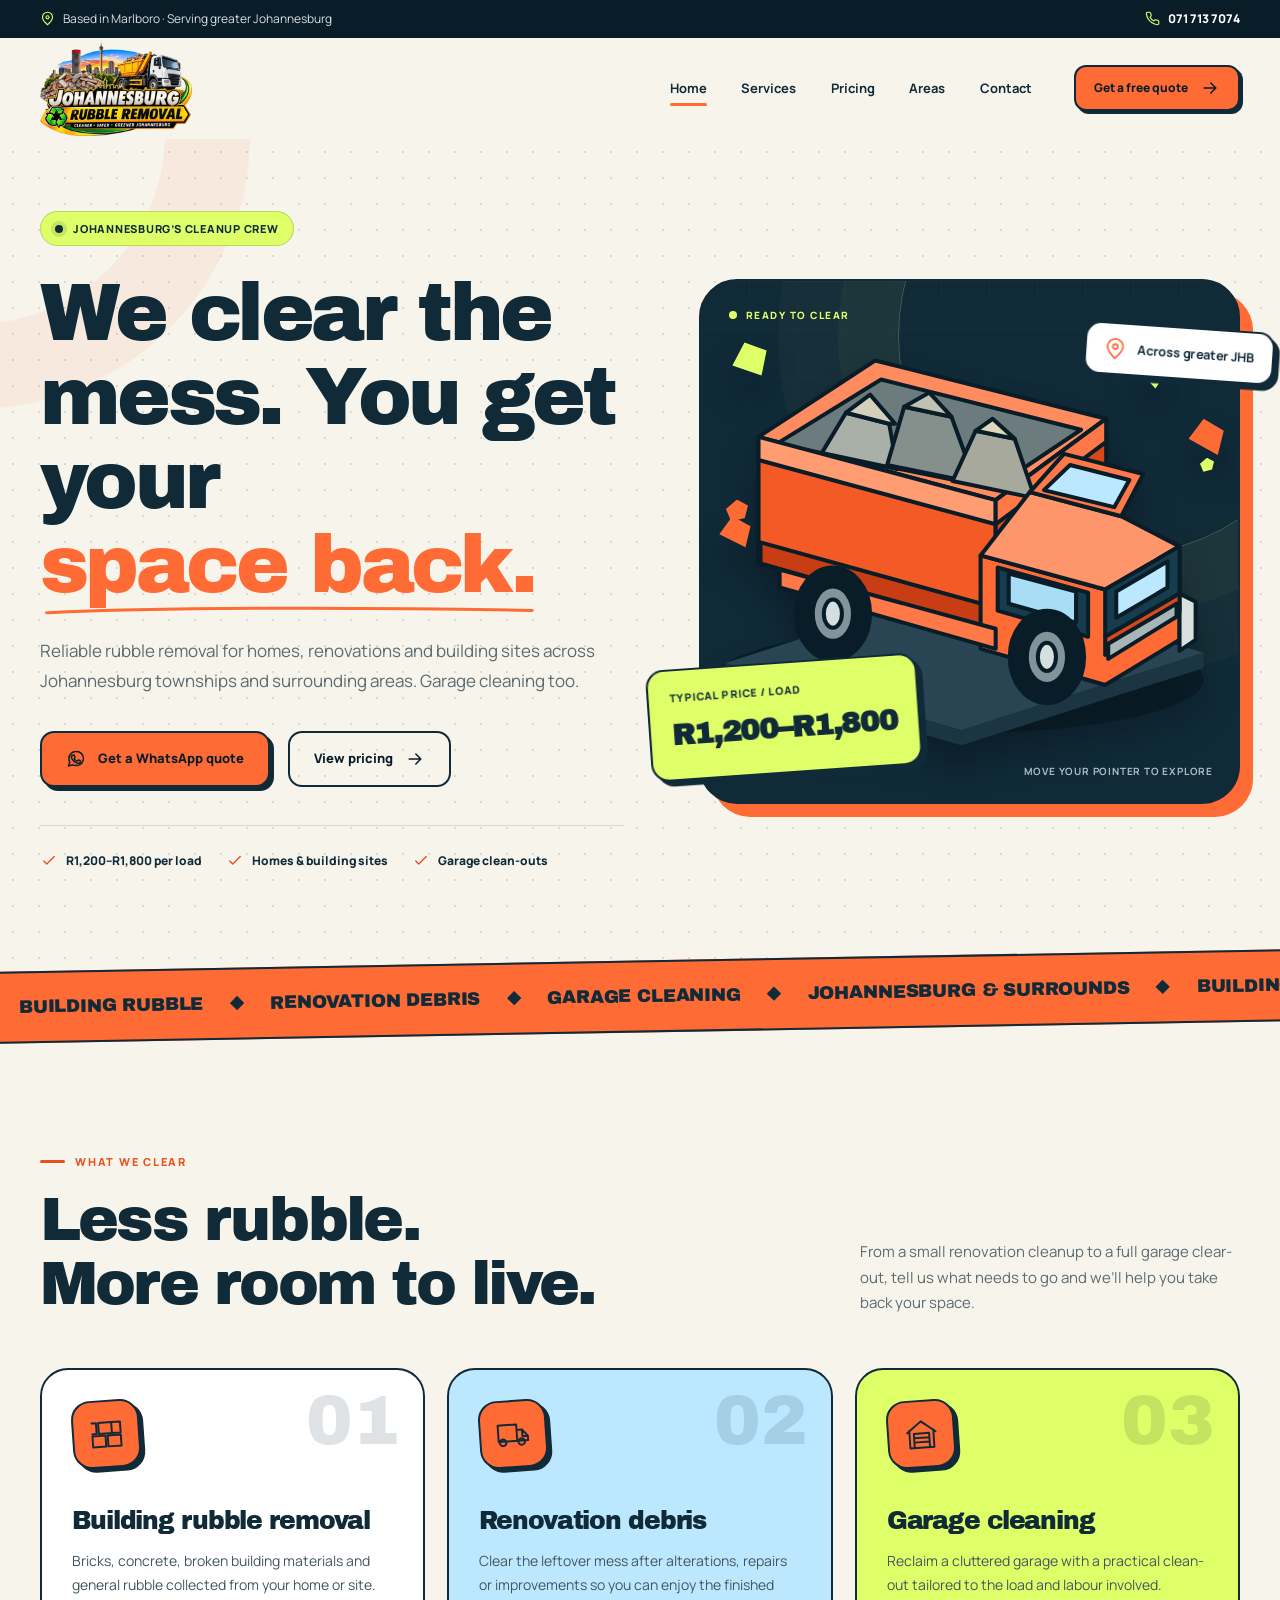
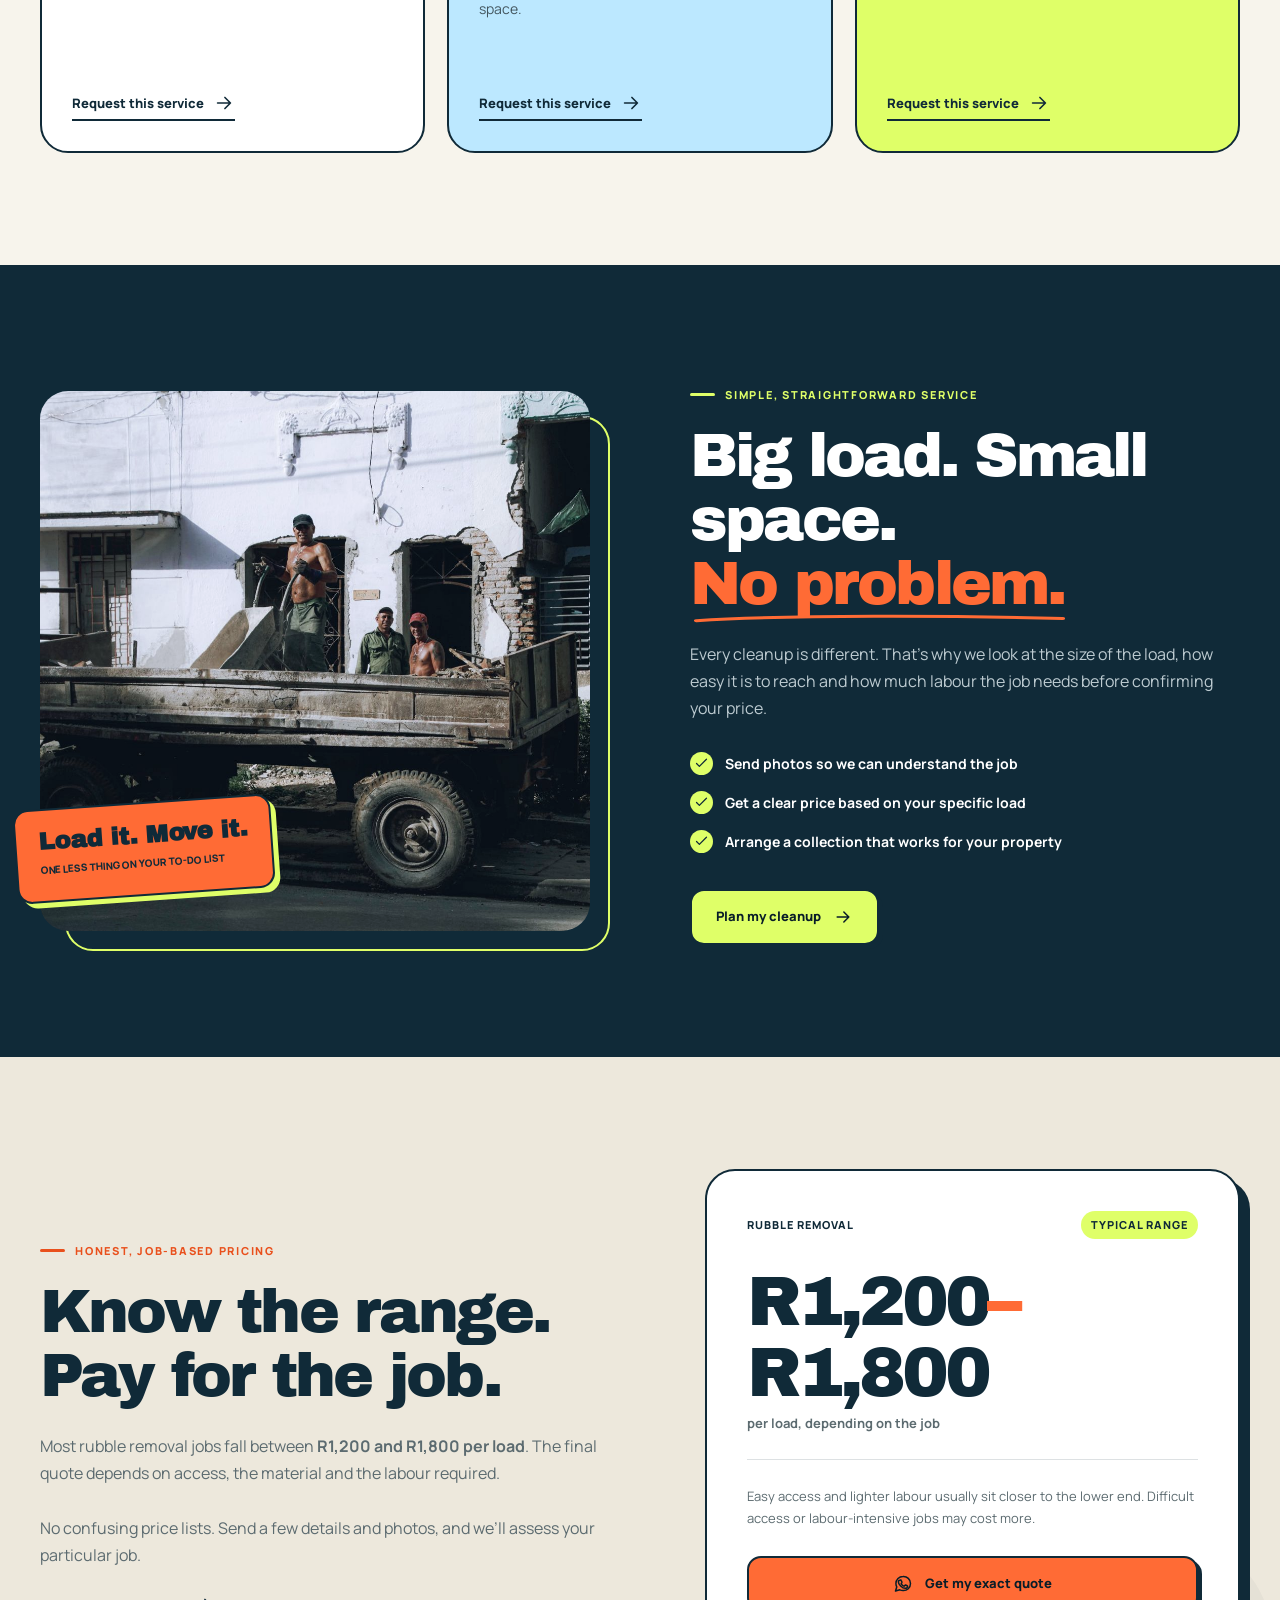
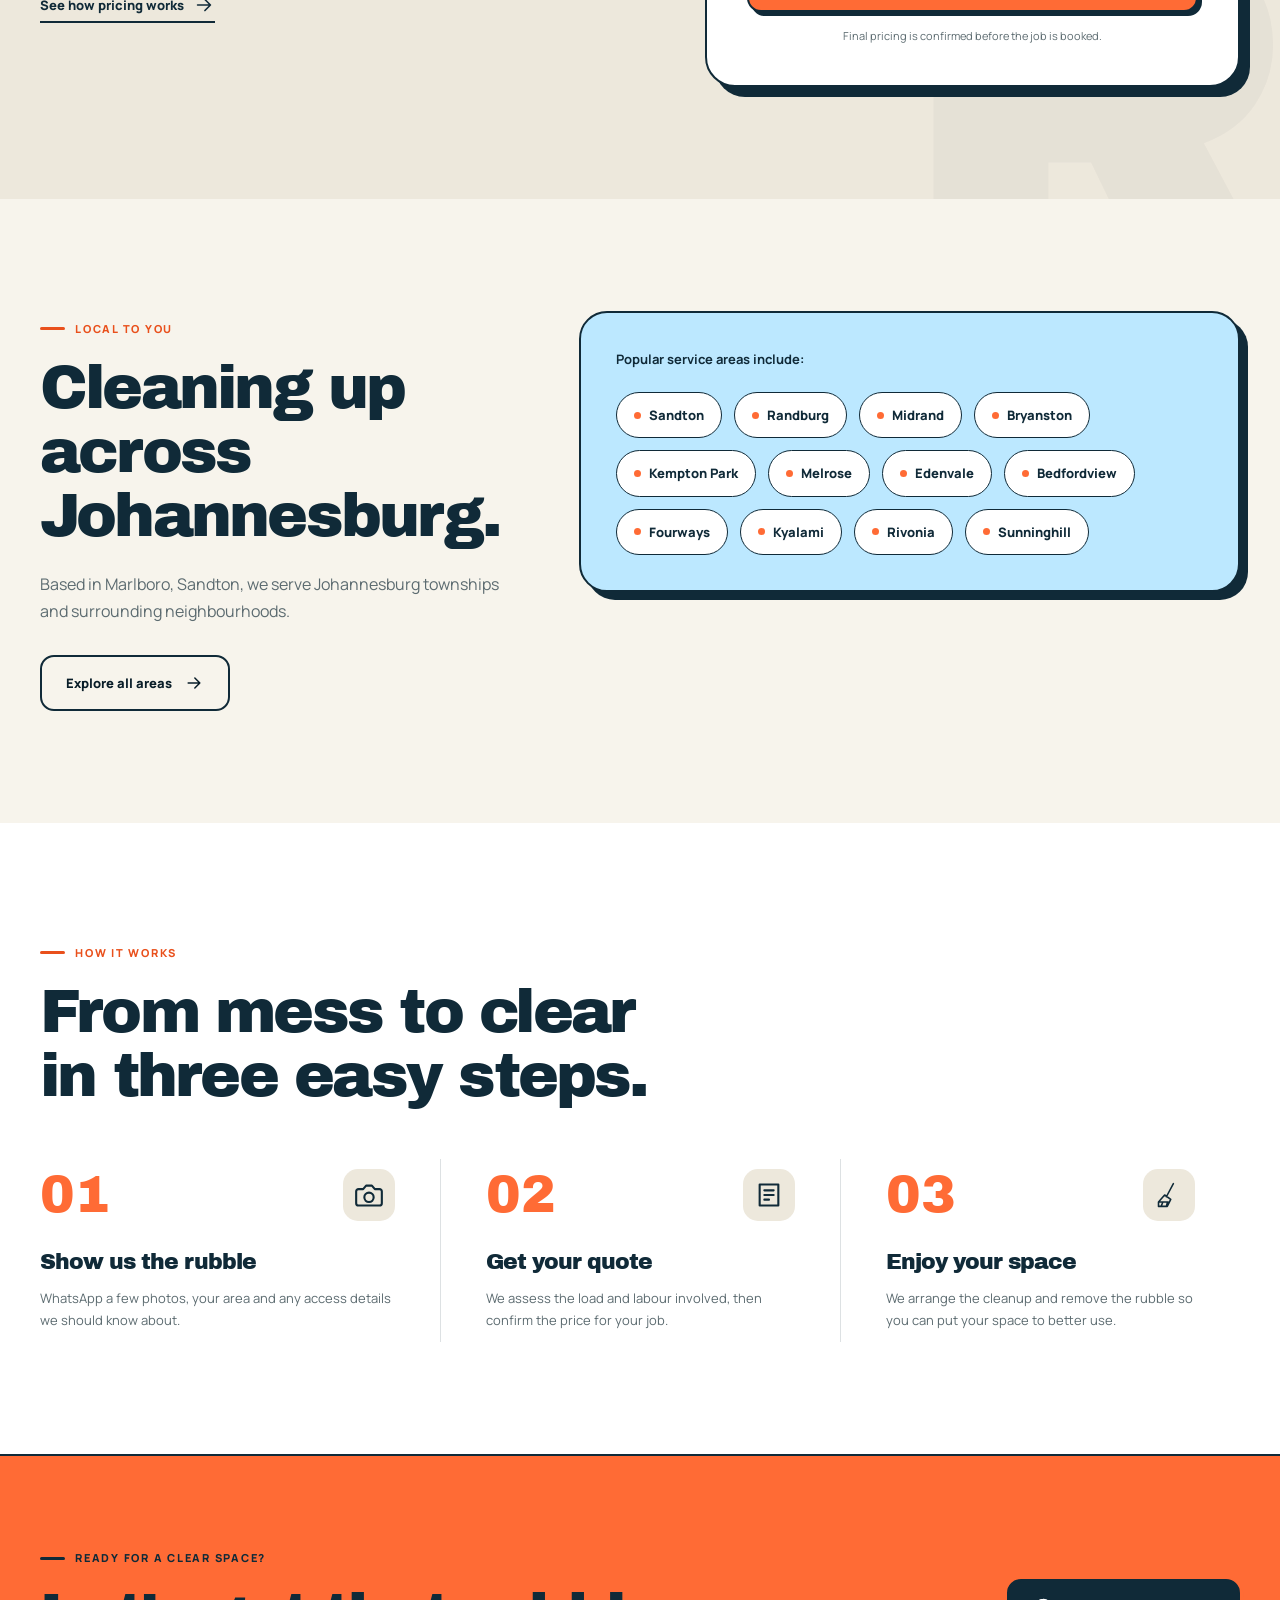
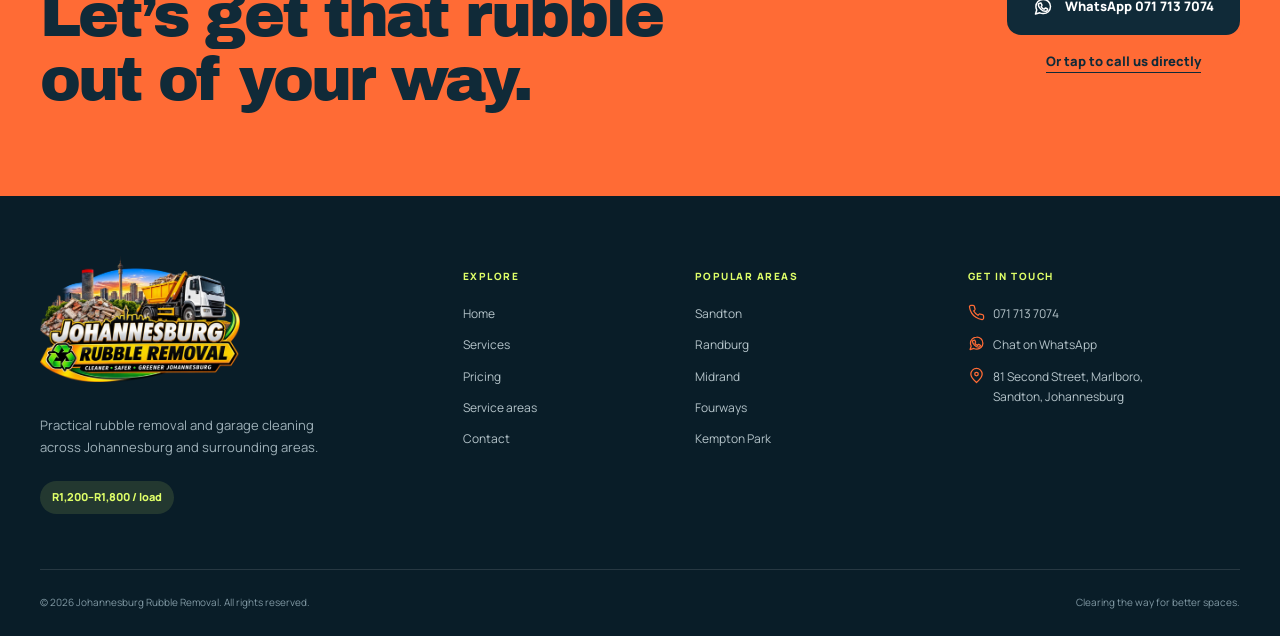
<file: index.html>
<!doctype html>
<html lang="en-ZA">
<head>
  <meta charset="utf-8">
  <meta name="viewport" content="width=device-width, initial-scale=1">
  <title>Johannesburg Rubble Removal | Fast Quotes from R1,200</title>
  <meta name="description" content="Professional rubble removal and garage cleaning across Johannesburg, Sandton, Randburg, Midrand and surrounding areas. Loads typically R1,200–R1,800. Call 071 713 7074.">
  <meta name="theme-color" content="#102a38">
  <meta property="og:title" content="Johannesburg Rubble Removal | We clear the mess.">
  <meta property="og:description" content="Rubble removal and garage cleaning across greater Johannesburg. Get a quick WhatsApp quote today.">
  <meta property="og:type" content="website">
  <meta property="og:url" content="https://johannesburgrubbleremoval.co.za/">
  <link rel="canonical" href="https://johannesburgrubbleremoval.co.za/">
  <meta property="og:image" content="https://johannesburgrubbleremoval.co.za/assets/images/rubble-removal-team.jpg">
  <link rel="icon" href="assets/favicon.png" type="image/png">
  <link rel="preconnect" href="https://fonts.googleapis.com">
  <link rel="preconnect" href="https://fonts.gstatic.com" crossorigin>
  <link href="https://fonts.googleapis.com/css2?family=Archivo+Black&family=Manrope:wght@400;500;600;700;800&display=swap" rel="stylesheet">
  <link rel="stylesheet" href="styles.css">
  <script>document.documentElement.classList.add('js');</script>
  <script src="script.js" defer></script>
  <script type="application/ld+json">{"@context":"https://schema.org","@type":"LocalBusiness","name":"Johannesburg Rubble Removal","description":"Rubble removal and garage cleaning across Johannesburg and surrounding areas.","url":"https://johannesburgrubbleremoval.co.za/","telephone":"+27717137074","priceRange":"R1200-R1800 per load","address":{"@type":"PostalAddress","streetAddress":"81 Second Street, Marlboro","addressLocality":"Sandton","addressRegion":"Gauteng","addressCountry":"ZA"},"areaServed":["Johannesburg","Sandton","Randburg","Midrand","Bryanston","Kempton Park","Melrose","Edenvale","Bedfordview","Fourways","Kyalami","Rivonia","Sunninghill"]}</script>
</head>
<body>
  <a class="skip-link" href="#main-content">Skip to main content</a>
  <svg class="svg-sprite" aria-hidden="true">
    <symbol id="icon-arrow" viewBox="0 0 24 24"><path d="M5 12h14M13 6l6 6-6 6"/></symbol>
    <symbol id="icon-phone" viewBox="0 0 24 24"><path d="M22 16.9v3a2 2 0 0 1-2.2 2 19.8 19.8 0 0 1-8.6-3.1 19.5 19.5 0 0 1-6-6A19.8 19.8 0 0 1 2.1 4.2 2 2 0 0 1 4.1 2h3a2 2 0 0 1 2 1.7c.1 1 .4 1.9.7 2.8a2 2 0 0 1-.4 2.1L8.1 9.9a16 16 0 0 0 6 6l1.3-1.3a2 2 0 0 1 2.1-.4c.9.3 1.8.6 2.8.7a2 2 0 0 1 1.7 2Z"/></symbol>
    <symbol id="icon-whatsapp" viewBox="0 0 24 24"><path d="M21 11.5a8.4 8.4 0 0 1-9 8.4 8.6 8.6 0 0 1-3.8-.9L3 20.5l1.5-5a8.3 8.3 0 0 1-1-4A8.5 8.5 0 0 1 12 3a8.4 8.4 0 0 1 9 8.5Z"/><path d="M8.2 7.7c.2-.4.4-.4.7-.4h.5c.2 0 .4 0 .5.4l.8 2c.1.3 0 .5-.1.7l-.6.7c-.2.2-.2.4 0 .7.7 1.2 1.6 2.1 2.9 2.7.3.1.5.1.7-.1l.8-1c.2-.2.4-.3.7-.2l2 .9c.3.1.4.3.4.5 0 .4-.2 1.3-.7 1.8-.5.5-1.2.8-2 .8-1.3 0-3.8-1-5.7-2.9-1.6-1.6-2.7-3.8-2.7-5.1 0-.6.3-1.2.6-1.5Z"/></symbol>
    <symbol id="icon-check" viewBox="0 0 24 24"><path d="m5 12 4 4L19 6"/></symbol>
    <symbol id="icon-location" viewBox="0 0 24 24"><path d="M20 10c0 5-8 12-8 12S4 15 4 10a8 8 0 1 1 16 0Z"/><circle cx="12" cy="10" r="2.5"/></symbol>
    <symbol id="icon-truck" viewBox="0 0 32 32"><path d="M2 7h17v15H2zM19 12h5l5 6v4h-10zM6 26a3 3 0 1 0 0-6 3 3 0 0 0 0 6Zm17 0a3 3 0 1 0 0-6 3 3 0 0 0 0 6ZM2 22h1m6 0h11m6 0h3M24 12v6h5"/></symbol>
    <symbol id="icon-bricks" viewBox="0 0 32 32"><path d="M3 17h12v10H3zM17 17h12v10H17zM9 5h12v10H9zM21 5h8v10h-8M3 5h4v10H3"/></symbol>
    <symbol id="icon-garage" viewBox="0 0 32 32"><path d="m3 14 13-10 13 10M5 12v16h22V12M9 28V15h14v13M9 19h14M9 23h14"/></symbol>
    <symbol id="icon-camera" viewBox="0 0 24 24"><path d="M14.5 4h-5L7 7H3a2 2 0 0 0-2 2v10a2 2 0 0 0 2 2h18a2 2 0 0 0 2-2V9a2 2 0 0 0-2-2h-4l-2.5-3Z"/><circle cx="12" cy="14" r="4"/></symbol>
    <symbol id="icon-quote" viewBox="0 0 24 24"><path d="M4 3h16v18H4zM8 8h8M8 12h8M8 16h4"/></symbol>
    <symbol id="icon-broom" viewBox="0 0 32 32"><path d="m21 3-8 15M4 24l7-8 7 5-4 8H4v-5Zm0 0h11M7 29l2-5m4 5 1-4"/></symbol>
  </svg>

  <div class="topbar"><div class="container topbar-inner">
    <p><svg class="icon"><use href="#icon-location"/></svg> Based in Marlboro · Serving greater Johannesburg</p>
    <a href="tel:+27717137074"><svg class="icon"><use href="#icon-phone"/></svg> 071 713 7074</a>
  </div></div>
  <header class="site-header" data-header><div class="container header-inner">
    <a class="brand" href="index.html" aria-label="Johannesburg Rubble Removal home"><img class="brand-logo" src="assets/images/johannesburg-rubble-removal-logo.webp" width="900" height="569" alt="Johannesburg Rubble Removal"></a>
    <nav class="desktop-nav" aria-label="Main navigation"><a href="index.html" aria-current="page">Home</a><a href="services.html">Services</a><a href="pricing.html">Pricing</a><a href="areas.html">Areas</a><a href="contact.html">Contact</a></nav>
    <a class="button button-small header-cta" href="contact.html">Get a free quote <svg class="icon"><use href="#icon-arrow"/></svg></a>
    <button class="menu-toggle" type="button" aria-label="Open menu" aria-controls="mobile-menu" aria-expanded="false"><span></span><span></span></button>
  </div>
  <nav class="mobile-menu" id="mobile-menu" aria-label="Mobile navigation" aria-hidden="true"><div class="mobile-menu-inner"><a href="index.html" aria-current="page">Home</a><a href="services.html">Services</a><a href="pricing.html">Pricing</a><a href="areas.html">Service areas</a><a href="contact.html">Contact</a><a class="button" href="https://wa.me/27717137074?text=Hi%20Johannesburg%20Rubble%20Removal%2C%20I%20would%20like%20a%20quote." target="_blank" rel="noopener"><svg class="icon"><use href="#icon-whatsapp"/></svg> WhatsApp for a quote</a></div></nav></header>

  <main id="main-content">
    <section class="hero"><div class="container hero-layout">
      <div class="hero-content">
        <p class="eyebrow eyebrow-pill">Johannesburg’s cleanup crew</p>
        <h1>We clear the mess. You get your <span class="highlight">space back.</span></h1>
        <p class="hero-intro">Reliable rubble removal for homes, renovations and building sites across Johannesburg townships and surrounding areas. Garage cleaning too.</p>
        <div class="hero-actions"><a class="button" href="https://wa.me/27717137074?text=Hi%20Johannesburg%20Rubble%20Removal%2C%20I%20would%20like%20a%20quote." target="_blank" rel="noopener"><svg class="icon"><use href="#icon-whatsapp"/></svg> Get a WhatsApp quote</a><a class="button button-outline" href="pricing.html">View pricing <svg class="icon"><use href="#icon-arrow"/></svg></a></div>
        <ul class="hero-proof"><li><svg class="icon"><use href="#icon-check"/></svg> R1,200–R1,800 per load</li><li><svg class="icon"><use href="#icon-check"/></svg> Homes & building sites</li><li><svg class="icon"><use href="#icon-check"/></svg> Garage clean-outs</li></ul>
      </div>
      <div class="hero-visual" data-scene aria-label="Interactive 3D rubble removal truck illustration">
        <div class="scene">
          <span class="scene-tag">READY TO CLEAR</span><span class="rock rock-one"></span><span class="rock rock-two"></span>
          <svg class="scene-art" viewBox="0 0 620 500" role="img" aria-label="Orange three-dimensional tipper truck loaded with building rubble">
            <ellipse cx="310" cy="414" rx="244" ry="53" fill="#07141c" opacity=".55"/>
            <path d="m78 397 235 67 241-77-234-68L78 397Z" fill="#294554"/>
            <path d="m78 397 235 67v15L78 412v-15Zm235 67 241-77v15l-241 77v-15Z" fill="#1c3542"/>
            <g stroke="#091d28" stroke-width="4" stroke-linejoin="round">
              <path d="m111 172 236 63v130l-236-67V172Z" fill="#f35a26"/>
              <path d="m111 172 116-76 230 58-110 81-236-63Z" fill="#ff8c5f"/>
              <path d="m347 235 110-81v128l-110 83V235Z" fill="#d94818"/>
              <path d="m129 179 104-64 199 50-87 58-216-44Z" fill="#6c7b7d"/>
              <path d="m111 172 236 63v24l-236-64v-23Z" fill="#ff9c72"/>
              <path d="m347 235 110-81v23l-110 82v-24Z" fill="#ff7847"/>
              <path d="m113 277 234 65v23l-234-67v-21Z" fill="#c83d13"/>
              <path d="m174 188 24-40 43 11 8 45-75-16Z" fill="#a9b0a7"/>
              <path d="m198 148 24-18 25 29-6 0-43-11Z" fill="#d3d0bc"/>
              <path d="m239 200 17-58 47 10 24 66-88-18Z" fill="#858f8c"/>
              <path d="m256 142 25-14 22 24-47-10Z" fill="#c1c1b1"/>
              <path d="m304 216 23-50 39 8 20 59-82-17Z" fill="#a8a99d"/>
              <path d="m327 166 17-12 22 20-39-8Z" fill="#ded6bd"/>
              <path d="m332 290 124 34 74-43v93l-74 45-124-36v-93Z" fill="#ff6b35"/>
              <path d="m332 290 49-63 91 24 58 30-74 43-124-34Z" fill="#ff956b"/>
              <path d="m381 227 34-38 79 20-22 42-91-24Z" fill="#ff7847"/>
              <path d="m395 225 26-25 59 15-15 27-70-17Z" fill="#bce8ff"/>
              <path d="m456 324 74-43v47l-74 43v-47Z" fill="#173c4d"/>
              <path d="m467 326 51-30v26l-51 30v-26Z" fill="#bce8ff"/>
              <path d="m349 302 90 25v44l-90-26v-43Z" fill="#173c4d"/>
              <path d="m360 308 67 18v31l-67-19v-30Z" fill="#a8ddf5"/>
              <path d="m530 328 16 8v38l-16 11v-57Z" fill="#d8e1dd"/>
              <path d="m456 371 74-43v18l-74 43v-18Z" fill="#d94818"/>
              <path d="m132 304 215 59v20l-215-61v-18Z" fill="#ff7847"/>
              <ellipse cx="185" cy="348" rx="37" ry="46" fill="#091d28"/>
              <ellipse cx="185" cy="348" rx="20" ry="27" fill="#82949b"/>
              <ellipse cx="185" cy="348" rx="9" ry="14" fill="#d5dfdf"/>
              <ellipse cx="398" cy="391" rx="37" ry="46" fill="#091d28"/>
              <ellipse cx="398" cy="391" rx="20" ry="27" fill="#82949b"/>
              <ellipse cx="398" cy="391" rx="9" ry="14" fill="#d5dfdf"/>
              <path d="m459 378 68-40v13l-68 42v-15Z" fill="#a8b6b7"/>
            </g>
            <g fill="#dfff68"><path d="m85 101 12-23 22 8-5 25-29-10Z"/><path d="m484 100 17-13 18 17-13 20-22-24Z"/></g>
            <g fill="#ff6b35"><path d="m539 174 15-20 20 12-6 24-29-16Z"/><path d="m72 269 13-18 18 10-5 21-26-13Z"/></g>
          </svg>
          <span class="scene-note">MOVE YOUR POINTER TO EXPLORE</span>
        </div>
        <div class="float-card price-float"><small>TYPICAL PRICE / LOAD</small><strong>R1,200–R1,800</strong></div>
        <div class="float-card area-float"><svg class="icon"><use href="#icon-location"/></svg><strong>Across greater JHB</strong></div>
      </div>
    </div></section>

    <div class="ticker" aria-label="Our services"><div class="ticker-track"><span>BUILDING RUBBLE</span><i></i><span>RENOVATION DEBRIS</span><i></i><span>GARAGE CLEANING</span><i></i><span>JOHANNESBURG & SURROUNDS</span><i></i><span aria-hidden="true">BUILDING RUBBLE</span><i aria-hidden="true"></i><span aria-hidden="true">RENOVATION DEBRIS</span><i aria-hidden="true"></i><span aria-hidden="true">GARAGE CLEANING</span><i aria-hidden="true"></i><span aria-hidden="true">JOHANNESBURG & SURROUNDS</span><i aria-hidden="true"></i></div></div>

    <section class="section" id="services"><div class="container">
      <div class="section-heading reveal"><div><p class="eyebrow">What we clear</p><h2>Less rubble.<br>More room to live.</h2></div><p>From a small renovation cleanup to a full garage clear-out, tell us what needs to go and we’ll help you take back your space.</p></div>
      <div class="services-grid">
        <article class="service-card reveal"><span class="service-number">01</span><div class="service-icon"><svg class="icon"><use href="#icon-bricks"/></svg></div><h3>Building rubble removal</h3><p>Bricks, concrete, broken building materials and general rubble collected from your home or site.</p><a class="text-button" href="contact.html?service=Building%20rubble%20removal">Request this service <svg class="icon"><use href="#icon-arrow"/></svg></a></article>
        <article class="service-card reveal"><span class="service-number">02</span><div class="service-icon"><svg class="icon"><use href="#icon-truck"/></svg></div><h3>Renovation debris</h3><p>Clear the leftover mess after alterations, repairs or improvements so you can enjoy the finished space.</p><a class="text-button" href="contact.html?service=Renovation%20debris%20removal">Request this service <svg class="icon"><use href="#icon-arrow"/></svg></a></article>
        <article class="service-card reveal"><span class="service-number">03</span><div class="service-icon"><svg class="icon"><use href="#icon-garage"/></svg></div><h3>Garage cleaning</h3><p>Reclaim a cluttered garage with a practical clean-out tailored to the load and labour involved.</p><a class="text-button" href="contact.html?service=Garage%20cleaning">Request this service <svg class="icon"><use href="#icon-arrow"/></svg></a></article>
      </div>
    </div></section>

    <section class="photo-feature section"><div class="container photo-grid">
      <div class="photo-frame reveal"><img src="assets/images/rubble-removal-team.jpg" width="1600" height="1066" alt="Workers loading construction debris onto a removal truck" loading="lazy"><div class="photo-label"><strong>Load it. Move it.</strong><small>ONE LESS THING ON YOUR TO-DO LIST</small></div></div>
      <div class="photo-content reveal"><p class="eyebrow">Simple, straightforward service</p><h2>Big load. Small space. <span class="highlight">No problem.</span></h2><p>Every cleanup is different. That’s why we look at the size of the load, how easy it is to reach and how much labour the job needs before confirming your price.</p><ul class="check-list"><li><svg class="icon"><use href="#icon-check"/></svg> Send photos so we can understand the job</li><li><svg class="icon"><use href="#icon-check"/></svg> Get a clear price based on your specific load</li><li><svg class="icon"><use href="#icon-check"/></svg> Arrange a collection that works for your property</li></ul><a class="button button-lime" href="contact.html">Plan my cleanup <svg class="icon"><use href="#icon-arrow"/></svg></a></div>
    </div></section>

    <section class="price-section section"><div class="container price-panel">
      <div class="price-copy reveal"><p class="eyebrow">Honest, job-based pricing</p><h2>Know the range.<br>Pay for the job.</h2><p>Most rubble removal jobs fall between <strong>R1,200 and R1,800 per load</strong>. The final quote depends on access, the material and the labour required.</p><br><p>No confusing price lists. Send a few details and photos, and we’ll assess your particular job.</p><a class="text-button" href="pricing.html" style="margin-top:25px">See how pricing works <svg class="icon"><use href="#icon-arrow"/></svg></a></div>
      <div class="price-card reveal"><div class="price-card-label"><span>Rubble removal</span><span>Typical range</span></div><div class="big-price">R1,200<span>–</span>R1,800</div><div class="per-load">per load, depending on the job</div><div class="price-rule"></div><p>Easy access and lighter labour usually sit closer to the lower end. Difficult access or labour-intensive jobs may cost more.</p><a class="button" href="https://wa.me/27717137074?text=Hi%20Johannesburg%20Rubble%20Removal%2C%20please%20quote%20on%20my%20load.%20I%20can%20send%20photos." target="_blank" rel="noopener"><svg class="icon"><use href="#icon-whatsapp"/></svg> Get my exact quote</a><p class="price-note">Final pricing is confirmed before the job is booked.</p></div>
    </div></section>

    <section class="areas-preview section"><div class="container area-layout">
      <div class="area-copy reveal"><p class="eyebrow">Local to you</p><h2>Cleaning up across Johannesburg.</h2><p>Based in Marlboro, Sandton, we serve Johannesburg townships and surrounding neighbourhoods.</p><a class="button button-outline" href="areas.html">Explore all areas <svg class="icon"><use href="#icon-arrow"/></svg></a></div>
      <div class="area-panel reveal"><p>Popular service areas include:</p><div class="area-cloud"><a class="area-chip" href="areas.html">Sandton</a><a class="area-chip" href="areas.html">Randburg</a><a class="area-chip" href="areas.html">Midrand</a><a class="area-chip" href="areas.html">Bryanston</a><a class="area-chip" href="areas.html">Kempton Park</a><a class="area-chip" href="areas.html">Melrose</a><a class="area-chip" href="areas.html">Edenvale</a><a class="area-chip" href="areas.html">Bedfordview</a><a class="area-chip" href="areas.html">Fourways</a><a class="area-chip" href="areas.html">Kyalami</a><a class="area-chip" href="areas.html">Rivonia</a><a class="area-chip" href="areas.html">Sunninghill</a></div></div>
    </div></section>

    <section class="process section"><div class="container">
      <div class="section-heading reveal"><div><p class="eyebrow">How it works</p><h2>From mess to clear<br>in three easy steps.</h2></div></div>
      <div class="process-grid"><article class="process-step reveal"><div class="step-top"><span class="step-number">01</span><span class="step-icon"><svg class="icon"><use href="#icon-camera"/></svg></span></div><h3>Show us the rubble</h3><p>WhatsApp a few photos, your area and any access details we should know about.</p></article><article class="process-step reveal"><div class="step-top"><span class="step-number">02</span><span class="step-icon"><svg class="icon"><use href="#icon-quote"/></svg></span></div><h3>Get your quote</h3><p>We assess the load and labour involved, then confirm the price for your job.</p></article><article class="process-step reveal"><div class="step-top"><span class="step-number">03</span><span class="step-icon"><svg class="icon"><use href="#icon-broom"/></svg></span></div><h3>Enjoy your space</h3><p>We arrange the cleanup and remove the rubble so you can put your space to better use.</p></article></div>
    </div></section>

    <section class="page-cta"><div class="container page-cta-inner reveal"><div><p class="eyebrow">Ready for a clear space?</p><h2>Let’s get that rubble<br>out of your way.</h2></div><div class="page-cta-actions"><a class="button button-dark" href="https://wa.me/27717137074?text=Hi%20Johannesburg%20Rubble%20Removal%2C%20I%20would%20like%20a%20quote." target="_blank" rel="noopener"><svg class="icon"><use href="#icon-whatsapp"/></svg> WhatsApp 071 713 7074</a><a href="tel:+27717137074">Or tap to call us directly</a></div></div></section>
  </main>

  <footer class="site-footer"><div class="container footer-grid">
    <div class="footer-about"><a class="brand" href="index.html"><img class="brand-logo" src="assets/images/johannesburg-rubble-removal-logo.webp" width="900" height="569" alt="Johannesburg Rubble Removal"></a><p>Practical rubble removal and garage cleaning across Johannesburg and surrounding areas.</p><span class="footer-price">R1,200–R1,800 / load</span></div>
    <div class="footer-column"><h3>Explore</h3><a href="index.html">Home</a><a href="services.html">Services</a><a href="pricing.html">Pricing</a><a href="areas.html">Service areas</a><a href="contact.html">Contact</a></div>
    <div class="footer-column"><h3>Popular areas</h3><a href="areas.html">Sandton</a><a href="areas.html">Randburg</a><a href="areas.html">Midrand</a><a href="areas.html">Fourways</a><a href="areas.html">Kempton Park</a></div>
    <div class="footer-column"><h3>Get in touch</h3><a href="tel:+27717137074"><svg class="icon"><use href="#icon-phone"/></svg> 071 713 7074</a><a href="https://wa.me/27717137074?text=Hi%20Johannesburg%20Rubble%20Removal%2C%20I%20would%20like%20a%20quote." target="_blank" rel="noopener"><svg class="icon"><use href="#icon-whatsapp"/></svg> Chat on WhatsApp</a><p><svg class="icon"><use href="#icon-location"/></svg> 81 Second Street, Marlboro,<br>Sandton, Johannesburg</p></div>
  </div><div class="container footer-bottom"><p>© <span data-year></span> Johannesburg Rubble Removal. All rights reserved.</p><p>Clearing the way for better spaces.</p></div></footer>
  <div class="mobile-actions" aria-label="Quick contact"><a href="tel:+27717137074"><svg class="icon"><use href="#icon-phone"/></svg> Call now</a><a href="https://wa.me/27717137074?text=Hi%20Johannesburg%20Rubble%20Removal%2C%20I%20would%20like%20a%20quote." target="_blank" rel="noopener"><svg class="icon"><use href="#icon-whatsapp"/></svg> WhatsApp</a></div>
</body>
</html>
</file>
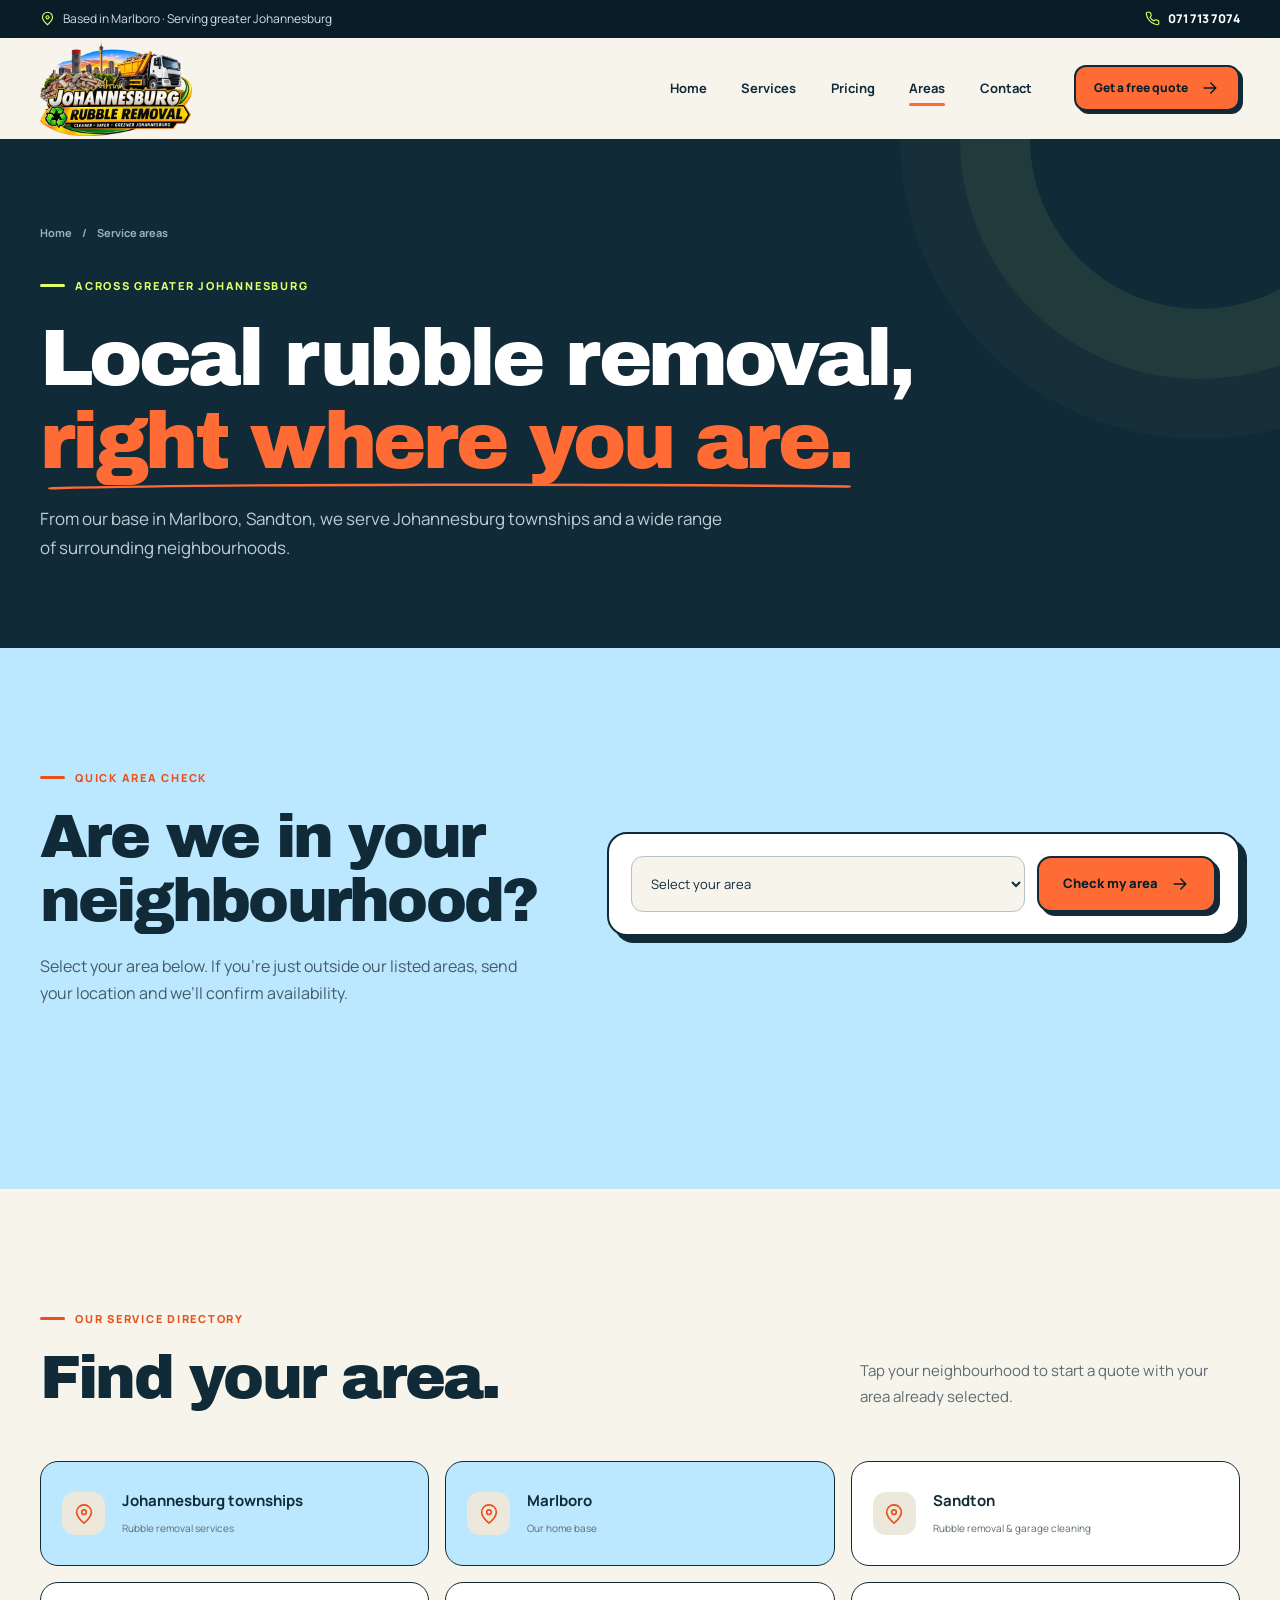
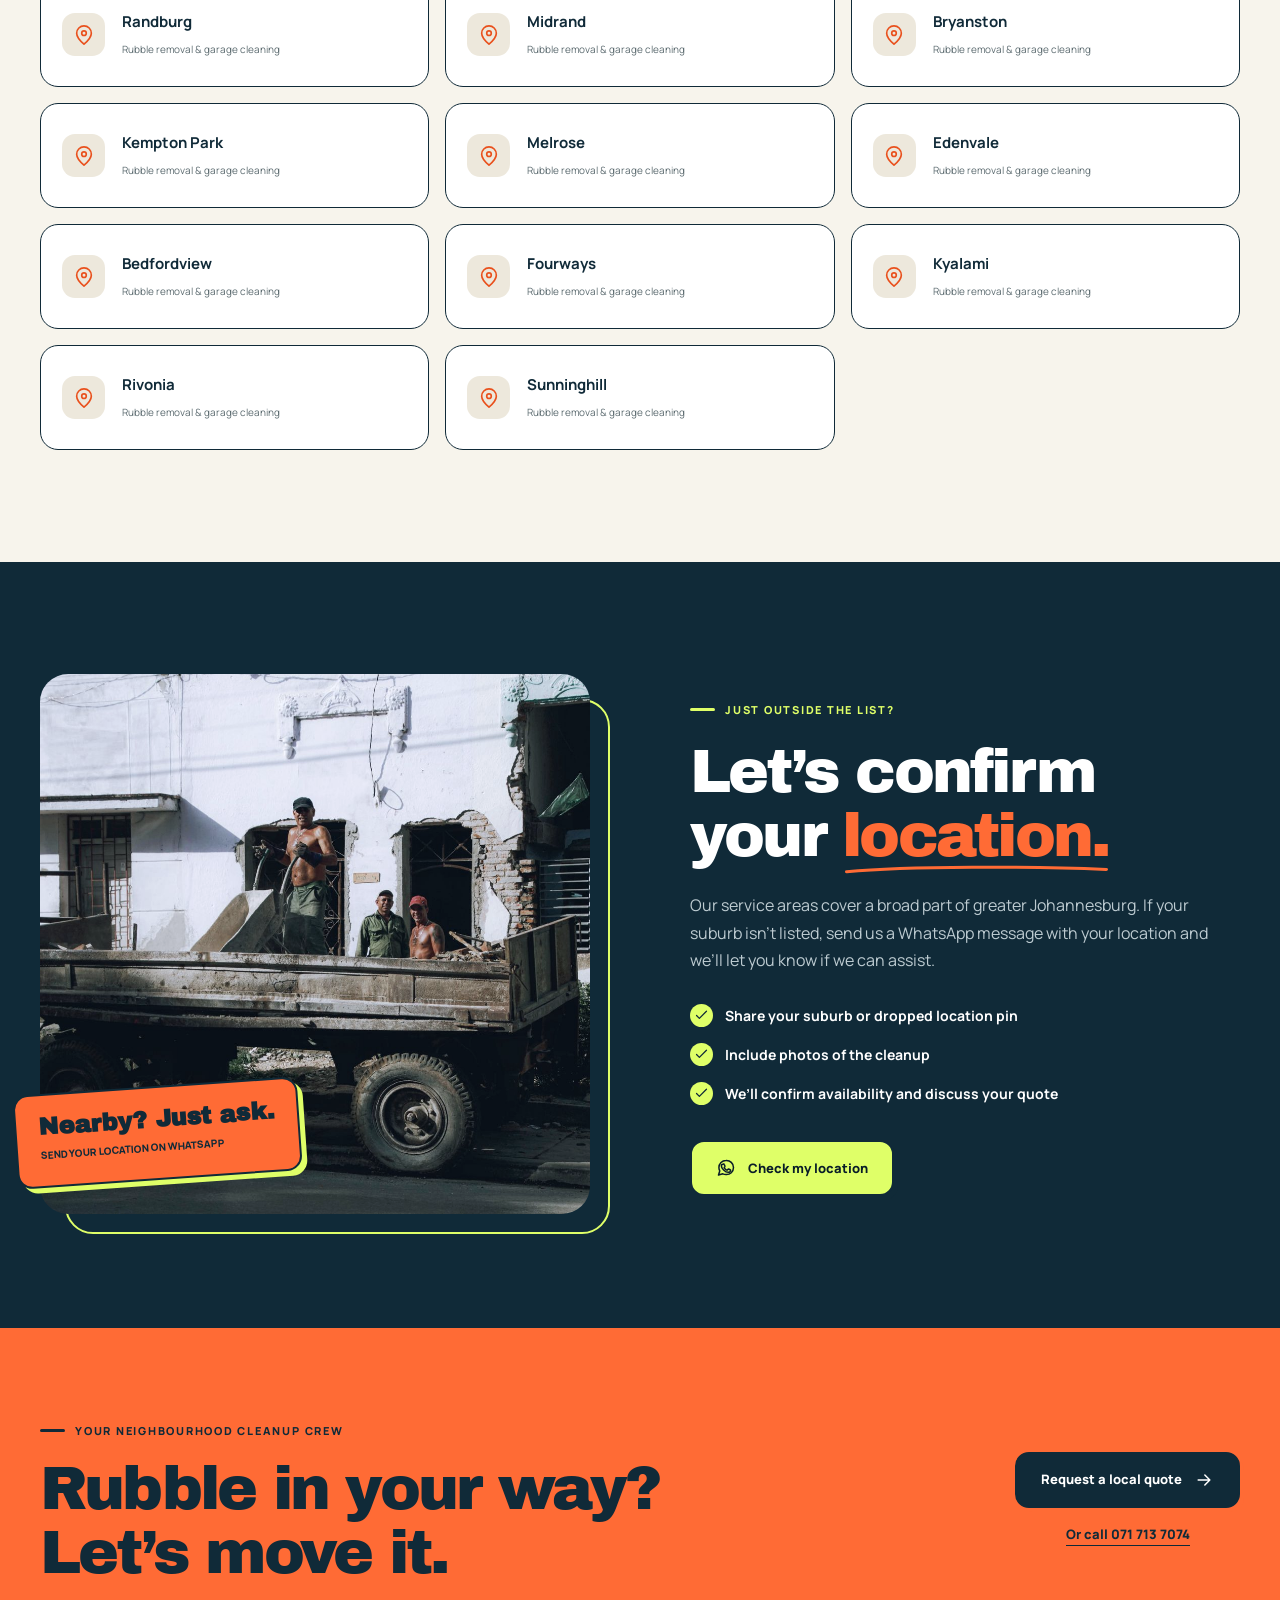
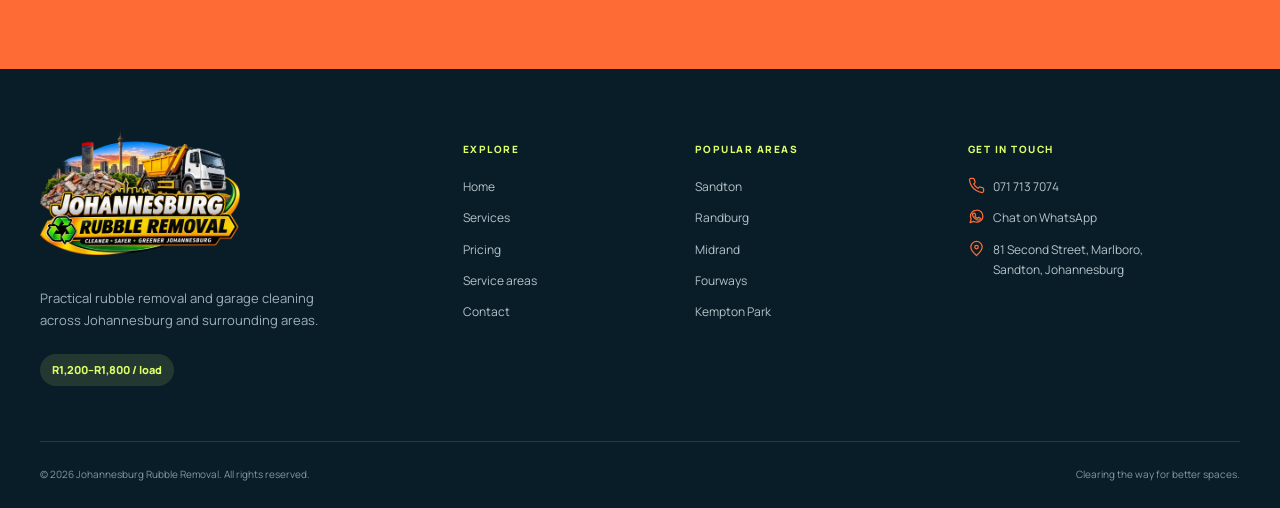
<file: areas.html>
<!doctype html>
<html lang="en-ZA">
<head>
  <meta charset="utf-8"><meta name="viewport" content="width=device-width, initial-scale=1">
  <title>Service Areas | Johannesburg Rubble Removal</title>
  <meta name="description" content="Rubble removal in Johannesburg townships, Sandton, Randburg, Midrand, Bryanston, Kempton Park, Fourways and surrounding areas. Call 071 713 7074.">
  <meta name="theme-color" content="#102a38"><meta property="og:title" content="Areas We Serve | Johannesburg Rubble Removal"><meta property="og:description" content="Based in Marlboro and clearing rubble across greater Johannesburg."><meta property="og:type" content="website">
  <link rel="canonical" href="https://johannesburgrubbleremoval.co.za/areas.html">
  <link rel="icon" href="assets/favicon.png" type="image/png"><link rel="preconnect" href="https://fonts.googleapis.com"><link rel="preconnect" href="https://fonts.gstatic.com" crossorigin><link href="https://fonts.googleapis.com/css2?family=Archivo+Black&family=Manrope:wght@400;500;600;700;800&display=swap" rel="stylesheet"><link rel="stylesheet" href="styles.css"><script>document.documentElement.classList.add('js');</script><script src="script.js" defer></script>
</head>
<body>
  <a class="skip-link" href="#main-content">Skip to main content</a>
  <svg class="svg-sprite" aria-hidden="true"><symbol id="icon-arrow" viewBox="0 0 24 24"><path d="M5 12h14M13 6l6 6-6 6"/></symbol><symbol id="icon-phone" viewBox="0 0 24 24"><path d="M22 16.9v3a2 2 0 0 1-2.2 2 19.8 19.8 0 0 1-8.6-3.1 19.5 19.5 0 0 1-6-6A19.8 19.8 0 0 1 2.1 4.2 2 2 0 0 1 4.1 2h3a2 2 0 0 1 2 1.7c.1 1 .4 1.9.7 2.8a2 2 0 0 1-.4 2.1L8.1 9.9a16 16 0 0 0 6 6l1.3-1.3a2 2 0 0 1 2.1-.4c.9.3 1.8.6 2.8.7a2 2 0 0 1 1.7 2Z"/></symbol><symbol id="icon-whatsapp" viewBox="0 0 24 24"><path d="M21 11.5a8.4 8.4 0 0 1-9 8.4 8.6 8.6 0 0 1-3.8-.9L3 20.5l1.5-5a8.3 8.3 0 0 1-1-4A8.5 8.5 0 0 1 12 3a8.4 8.4 0 0 1 9 8.5Z"/><path d="M8.2 7.7c.2-.4.4-.4.7-.4h.5c.2 0 .4 0 .5.4l.8 2c.1.3 0 .5-.1.7l-.6.7c-.2.2-.2.4 0 .7.7 1.2 1.6 2.1 2.9 2.7.3.1.5.1.7-.1l.8-1c.2-.2.4-.3.7-.2l2 .9c.3.1.4.3.4.5 0 .4-.2 1.3-.7 1.8-.5.5-1.2.8-2 .8-1.3 0-3.8-1-5.7-2.9-1.6-1.6-2.7-3.8-2.7-5.1 0-.6.3-1.2.6-1.5Z"/></symbol><symbol id="icon-check" viewBox="0 0 24 24"><path d="m5 12 4 4L19 6"/></symbol><symbol id="icon-location" viewBox="0 0 24 24"><path d="M20 10c0 5-8 12-8 12S4 15 4 10a8 8 0 1 1 16 0Z"/><circle cx="12" cy="10" r="2.5"/></symbol></svg>
  <div class="topbar"><div class="container topbar-inner"><p><svg class="icon"><use href="#icon-location"/></svg> Based in Marlboro · Serving greater Johannesburg</p><a href="tel:+27717137074"><svg class="icon"><use href="#icon-phone"/></svg> 071 713 7074</a></div></div>
  <header class="site-header" data-header><div class="container header-inner"><a class="brand" href="index.html" aria-label="Johannesburg Rubble Removal home"><img class="brand-logo" src="assets/images/johannesburg-rubble-removal-logo.webp" width="900" height="569" alt="Johannesburg Rubble Removal"></a><nav class="desktop-nav" aria-label="Main navigation"><a href="index.html">Home</a><a href="services.html">Services</a><a href="pricing.html">Pricing</a><a href="areas.html" aria-current="page">Areas</a><a href="contact.html">Contact</a></nav><a class="button button-small header-cta" href="contact.html">Get a free quote <svg class="icon"><use href="#icon-arrow"/></svg></a><button class="menu-toggle" type="button" aria-label="Open menu" aria-controls="mobile-menu" aria-expanded="false"><span></span><span></span></button></div><nav class="mobile-menu" id="mobile-menu" aria-label="Mobile navigation" aria-hidden="true"><div class="mobile-menu-inner"><a href="index.html">Home</a><a href="services.html">Services</a><a href="pricing.html">Pricing</a><a href="areas.html" aria-current="page">Service areas</a><a href="contact.html">Contact</a><a class="button" href="https://wa.me/27717137074?text=Hi%20Johannesburg%20Rubble%20Removal%2C%20I%20would%20like%20a%20quote." target="_blank" rel="noopener"><svg class="icon"><use href="#icon-whatsapp"/></svg> WhatsApp for a quote</a></div></nav></header>

  <main id="main-content">
    <section class="page-hero"><div class="container"><nav class="breadcrumbs" aria-label="Breadcrumb"><a href="index.html">Home</a><span>/</span><span>Service areas</span></nav><p class="eyebrow">Across greater Johannesburg</p><h1>Local rubble removal, <span class="highlight">right where you are.</span></h1><p>From our base in Marlboro, Sandton, we serve Johannesburg townships and a wide range of surrounding neighbourhoods.</p></div></section>

    <section class="quote-band section"><div class="container area-checker"><div class="reveal"><p class="eyebrow">Quick area check</p><h2>Are we in your neighbourhood?</h2><p>Select your area below. If you’re just outside our listed areas, send your location and we’ll confirm availability.</p></div><form class="checker-form reveal" id="area-checker"><label class="sr-only" for="check-area">Select your area</label><select id="check-area" name="area" required><option value="">Select your area</option><option>Johannesburg townships</option><option>Marlboro</option><option>Sandton</option><option>Randburg</option><option>Midrand</option><option>Bryanston</option><option>Kempton Park</option><option>Melrose</option><option>Edenvale</option><option>Bedfordview</option><option>Fourways</option><option>Kyalami</option><option>Rivonia</option><option>Sunninghill</option><option value="Other">Another nearby area</option></select><button class="button" type="submit">Check my area <svg class="icon"><use href="#icon-arrow"/></svg></button></form><p class="checker-result" id="area-result" role="status" aria-live="polite"></p></div></section>

    <section class="areas-directory section"><div class="container"><div class="section-heading reveal"><div><p class="eyebrow">Our service directory</p><h2>Find your area.</h2></div><p>Tap your neighbourhood to start a quote with your area already selected.</p></div><div class="area-grid">
      <a class="area-card base-area reveal" href="contact.html?area=Johannesburg%20township"><span><svg class="icon"><use href="#icon-location"/></svg></span><div><strong>Johannesburg townships</strong><small>Rubble removal services</small></div></a>
      <a class="area-card base-area reveal" href="contact.html?area=Marlboro"><span><svg class="icon"><use href="#icon-location"/></svg></span><div><strong>Marlboro</strong><small>Our home base</small></div></a>
      <a class="area-card reveal" href="contact.html?area=Sandton"><span><svg class="icon"><use href="#icon-location"/></svg></span><div><strong>Sandton</strong><small>Rubble removal & garage cleaning</small></div></a>
      <a class="area-card reveal" href="contact.html?area=Randburg"><span><svg class="icon"><use href="#icon-location"/></svg></span><div><strong>Randburg</strong><small>Rubble removal & garage cleaning</small></div></a>
      <a class="area-card reveal" href="contact.html?area=Midrand"><span><svg class="icon"><use href="#icon-location"/></svg></span><div><strong>Midrand</strong><small>Rubble removal & garage cleaning</small></div></a>
      <a class="area-card reveal" href="contact.html?area=Bryanston"><span><svg class="icon"><use href="#icon-location"/></svg></span><div><strong>Bryanston</strong><small>Rubble removal & garage cleaning</small></div></a>
      <a class="area-card reveal" href="contact.html?area=Kempton%20Park"><span><svg class="icon"><use href="#icon-location"/></svg></span><div><strong>Kempton Park</strong><small>Rubble removal & garage cleaning</small></div></a>
      <a class="area-card reveal" href="contact.html?area=Melrose"><span><svg class="icon"><use href="#icon-location"/></svg></span><div><strong>Melrose</strong><small>Rubble removal & garage cleaning</small></div></a>
      <a class="area-card reveal" href="contact.html?area=Edenvale"><span><svg class="icon"><use href="#icon-location"/></svg></span><div><strong>Edenvale</strong><small>Rubble removal & garage cleaning</small></div></a>
      <a class="area-card reveal" href="contact.html?area=Bedfordview"><span><svg class="icon"><use href="#icon-location"/></svg></span><div><strong>Bedfordview</strong><small>Rubble removal & garage cleaning</small></div></a>
      <a class="area-card reveal" href="contact.html?area=Fourways"><span><svg class="icon"><use href="#icon-location"/></svg></span><div><strong>Fourways</strong><small>Rubble removal & garage cleaning</small></div></a>
      <a class="area-card reveal" href="contact.html?area=Kyalami"><span><svg class="icon"><use href="#icon-location"/></svg></span><div><strong>Kyalami</strong><small>Rubble removal & garage cleaning</small></div></a>
      <a class="area-card reveal" href="contact.html?area=Rivonia"><span><svg class="icon"><use href="#icon-location"/></svg></span><div><strong>Rivonia</strong><small>Rubble removal & garage cleaning</small></div></a>
      <a class="area-card reveal" href="contact.html?area=Sunninghill"><span><svg class="icon"><use href="#icon-location"/></svg></span><div><strong>Sunninghill</strong><small>Rubble removal & garage cleaning</small></div></a>
    </div></div></section>

    <section class="photo-feature section"><div class="container photo-grid"><div class="photo-frame reveal"><img src="assets/images/rubble-removal-team.jpg" width="1600" height="1066" alt="Team loading building debris for removal" loading="lazy"><div class="photo-label"><strong>Nearby? Just ask.</strong><small>SEND YOUR LOCATION ON WHATSAPP</small></div></div><div class="photo-content reveal"><p class="eyebrow">Just outside the list?</p><h2>Let’s confirm your <span class="highlight">location.</span></h2><p>Our service areas cover a broad part of greater Johannesburg. If your suburb isn’t listed, send us a WhatsApp message with your location and we’ll let you know if we can assist.</p><ul class="check-list"><li><svg class="icon"><use href="#icon-check"/></svg> Share your suburb or dropped location pin</li><li><svg class="icon"><use href="#icon-check"/></svg> Include photos of the cleanup</li><li><svg class="icon"><use href="#icon-check"/></svg> We’ll confirm availability and discuss your quote</li></ul><a class="button button-lime" href="https://wa.me/27717137074?text=Hi%20Johannesburg%20Rubble%20Removal%2C%20can%20you%20assist%20in%20my%20area%3F%20I%20will%20share%20my%20location." target="_blank" rel="noopener"><svg class="icon"><use href="#icon-whatsapp"/></svg> Check my location</a></div></div></section>

    <section class="page-cta"><div class="container page-cta-inner reveal"><div><p class="eyebrow">Your neighbourhood cleanup crew</p><h2>Rubble in your way?<br>Let’s move it.</h2></div><div class="page-cta-actions"><a class="button button-dark" href="contact.html">Request a local quote <svg class="icon"><use href="#icon-arrow"/></svg></a><a href="tel:+27717137074">Or call 071 713 7074</a></div></div></section>
  </main>

  <footer class="site-footer"><div class="container footer-grid"><div class="footer-about"><a class="brand" href="index.html"><img class="brand-logo" src="assets/images/johannesburg-rubble-removal-logo.webp" width="900" height="569" alt="Johannesburg Rubble Removal"></a><p>Practical rubble removal and garage cleaning across Johannesburg and surrounding areas.</p><span class="footer-price">R1,200–R1,800 / load</span></div><div class="footer-column"><h3>Explore</h3><a href="index.html">Home</a><a href="services.html">Services</a><a href="pricing.html">Pricing</a><a href="areas.html">Service areas</a><a href="contact.html">Contact</a></div><div class="footer-column"><h3>Popular areas</h3><a href="areas.html">Sandton</a><a href="areas.html">Randburg</a><a href="areas.html">Midrand</a><a href="areas.html">Fourways</a><a href="areas.html">Kempton Park</a></div><div class="footer-column"><h3>Get in touch</h3><a href="tel:+27717137074"><svg class="icon"><use href="#icon-phone"/></svg> 071 713 7074</a><a href="https://wa.me/27717137074?text=Hi%20Johannesburg%20Rubble%20Removal%2C%20I%20would%20like%20a%20quote." target="_blank" rel="noopener"><svg class="icon"><use href="#icon-whatsapp"/></svg> Chat on WhatsApp</a><p><svg class="icon"><use href="#icon-location"/></svg> 81 Second Street, Marlboro,<br>Sandton, Johannesburg</p></div></div><div class="container footer-bottom"><p>© <span data-year></span> Johannesburg Rubble Removal. All rights reserved.</p><p>Clearing the way for better spaces.</p></div></footer>
  <div class="mobile-actions" aria-label="Quick contact"><a href="tel:+27717137074"><svg class="icon"><use href="#icon-phone"/></svg> Call now</a><a href="https://wa.me/27717137074?text=Hi%20Johannesburg%20Rubble%20Removal%2C%20I%20would%20like%20a%20quote." target="_blank" rel="noopener"><svg class="icon"><use href="#icon-whatsapp"/></svg> WhatsApp</a></div>
</body></html>
</file>
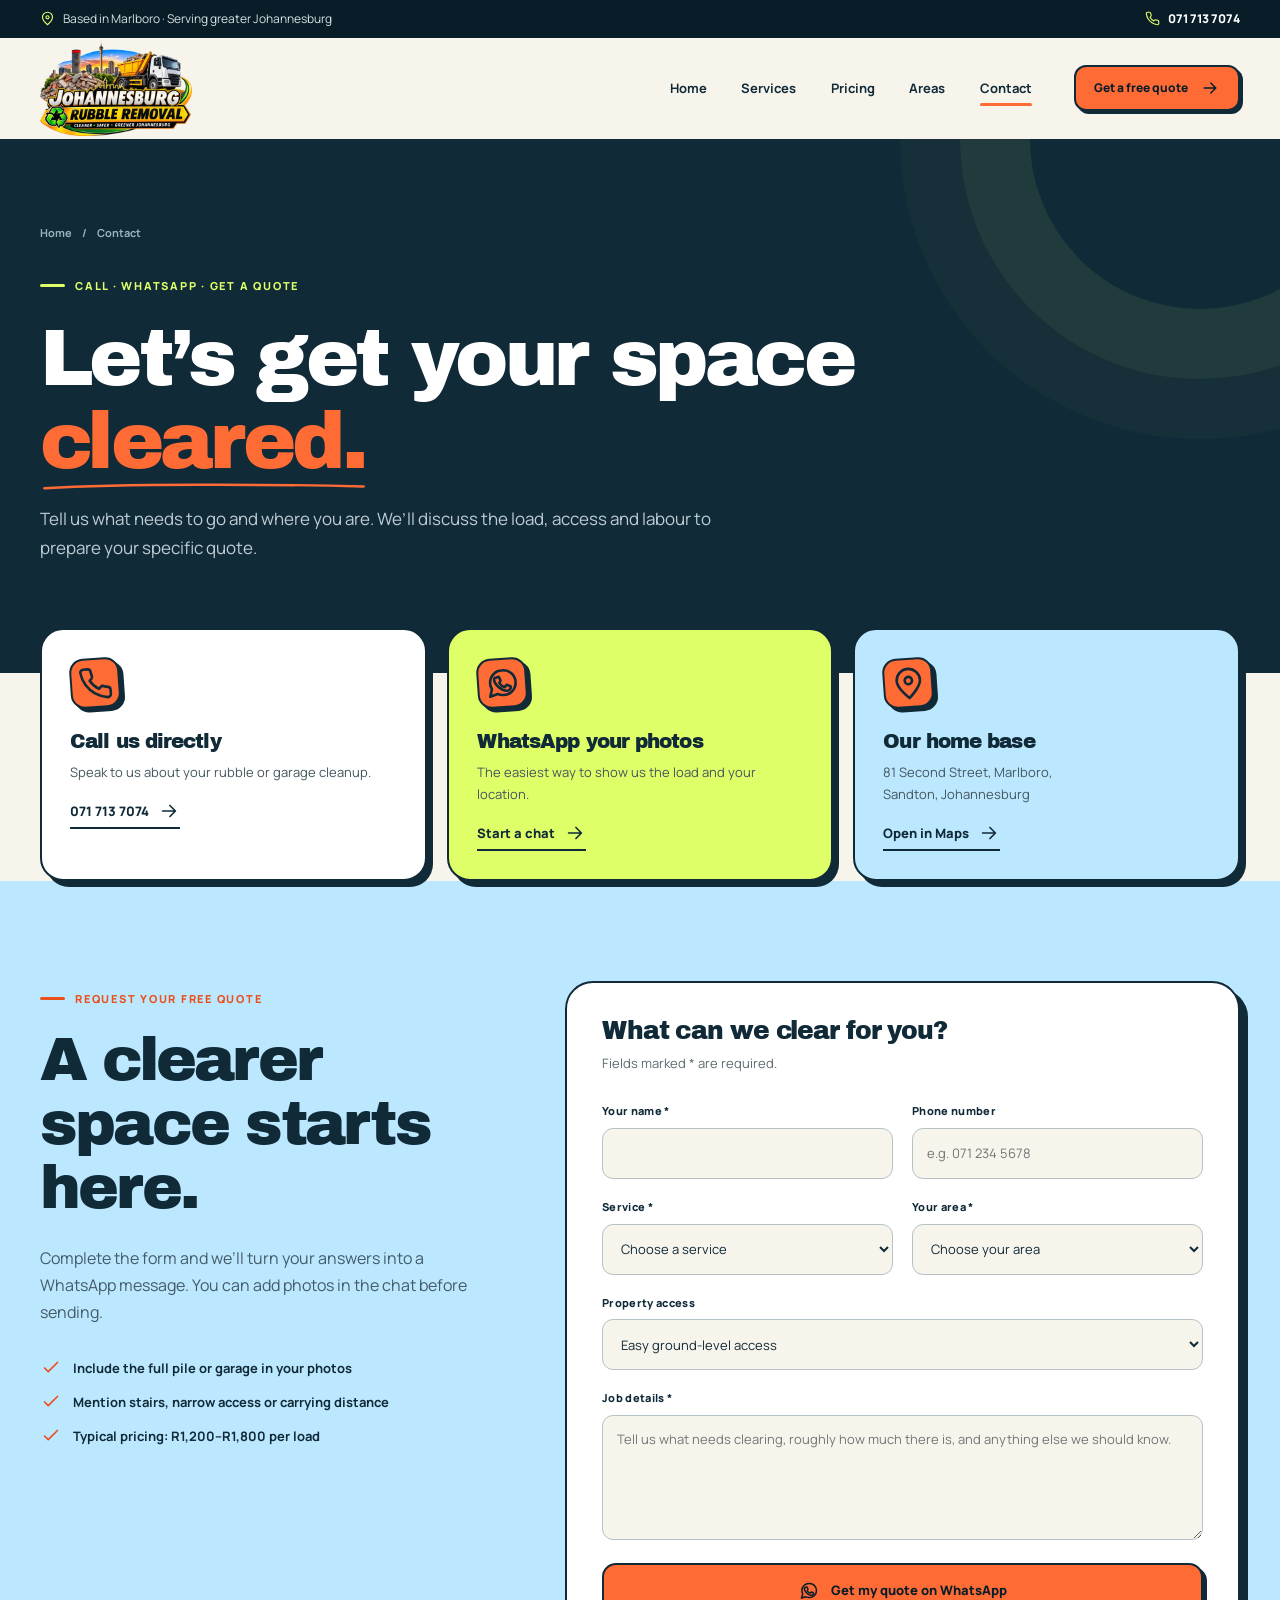
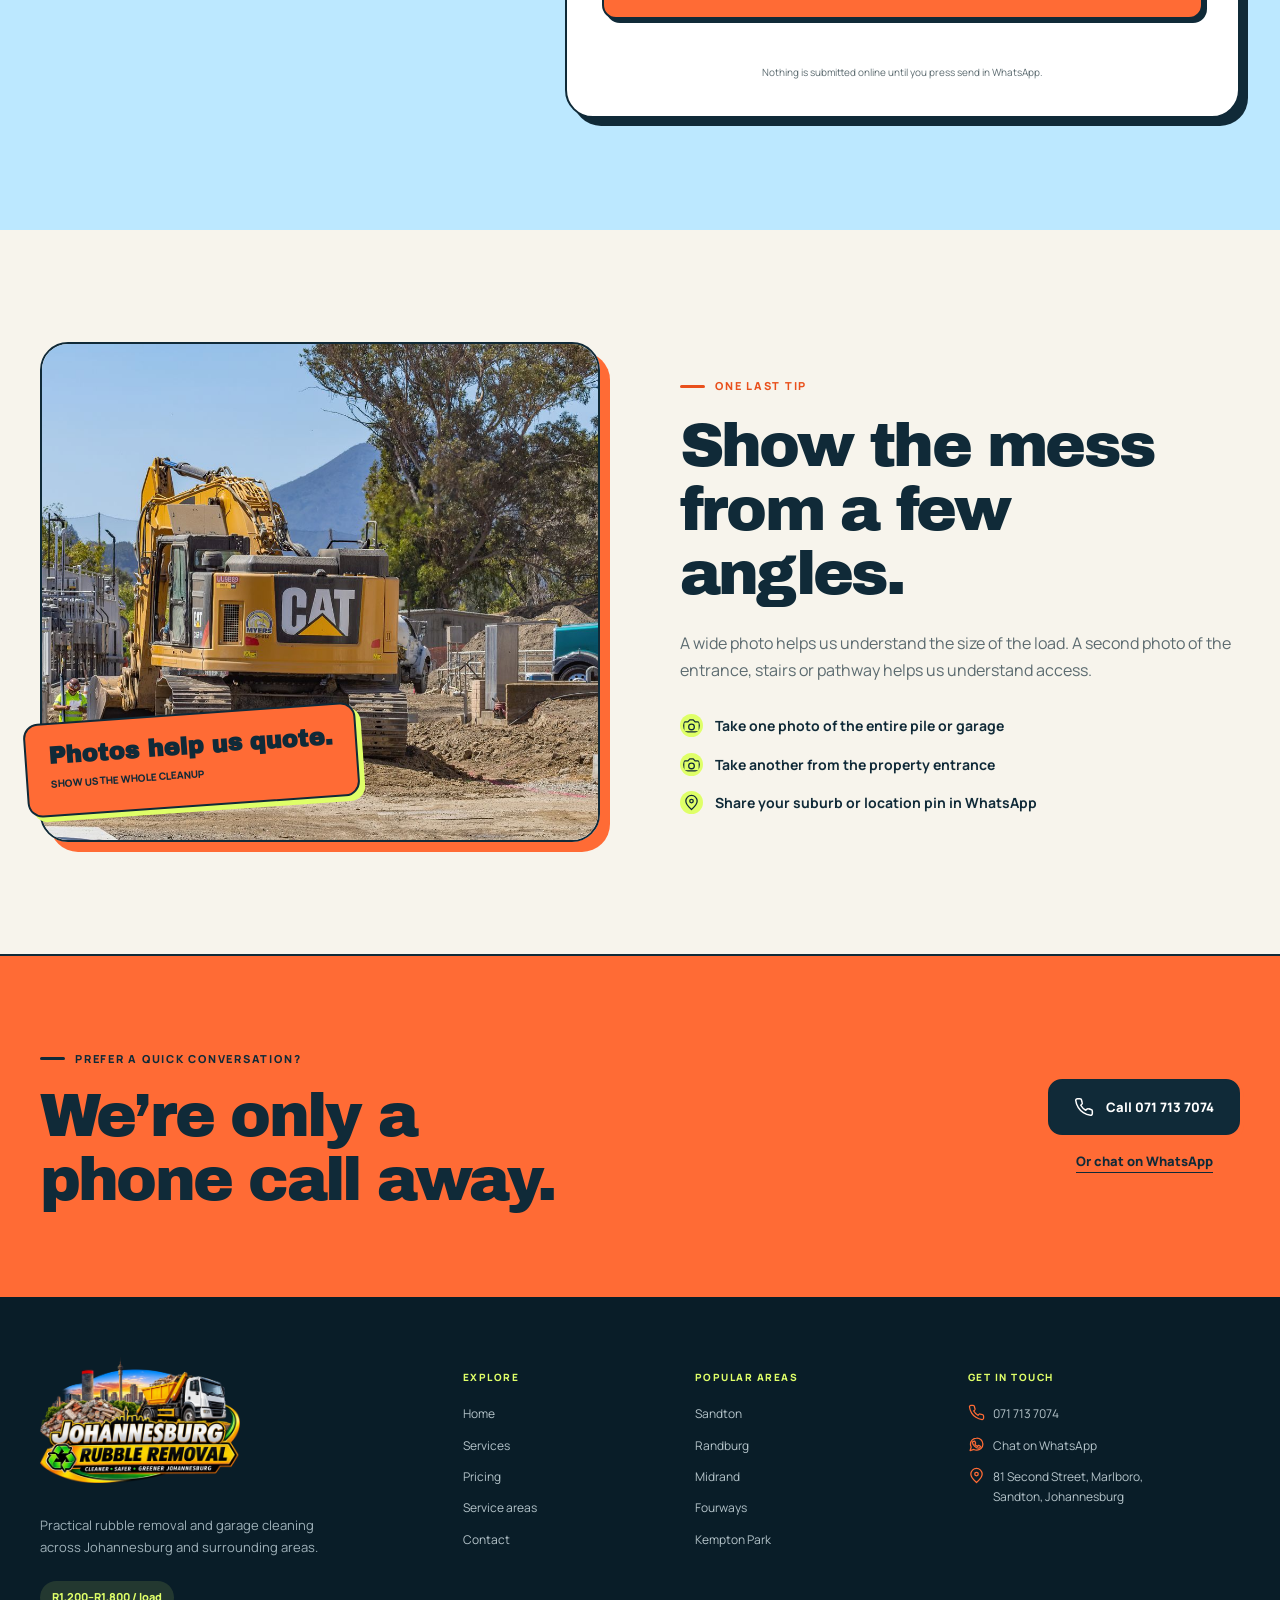
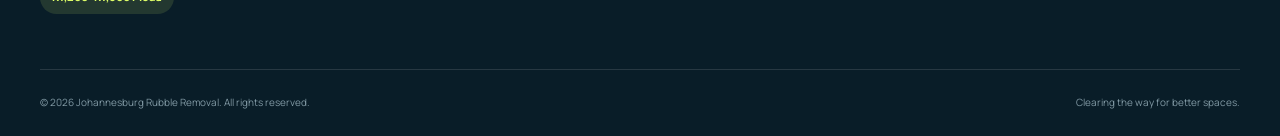
<file: contact.html>
<!doctype html>
<html lang="en-ZA">
<head>
  <meta charset="utf-8"><meta name="viewport" content="width=device-width, initial-scale=1">
  <title>Contact Johannesburg Rubble Removal | 071 713 7074</title>
  <meta name="description" content="Request a rubble removal or garage cleaning quote. Call or WhatsApp 071 713 7074. Based at 81 Second Street, Marlboro, Sandton.">
  <meta name="theme-color" content="#102a38"><meta property="og:title" content="Get a Quote | Johannesburg Rubble Removal"><meta property="og:description" content="Call or WhatsApp 071 713 7074 for your job-specific cleanup quote."><meta property="og:type" content="website">
  <link rel="canonical" href="https://johannesburgrubbleremoval.co.za/contact.html">
  <link rel="icon" href="assets/favicon.png" type="image/png"><link rel="preconnect" href="https://fonts.googleapis.com"><link rel="preconnect" href="https://fonts.gstatic.com" crossorigin><link href="https://fonts.googleapis.com/css2?family=Archivo+Black&family=Manrope:wght@400;500;600;700;800&display=swap" rel="stylesheet"><link rel="stylesheet" href="styles.css"><script>document.documentElement.classList.add('js');</script><script src="script.js" defer></script>
</head>
<body>
  <a class="skip-link" href="#main-content">Skip to main content</a>
  <svg class="svg-sprite" aria-hidden="true"><symbol id="icon-arrow" viewBox="0 0 24 24"><path d="M5 12h14M13 6l6 6-6 6"/></symbol><symbol id="icon-phone" viewBox="0 0 24 24"><path d="M22 16.9v3a2 2 0 0 1-2.2 2 19.8 19.8 0 0 1-8.6-3.1 19.5 19.5 0 0 1-6-6A19.8 19.8 0 0 1 2.1 4.2 2 2 0 0 1 4.1 2h3a2 2 0 0 1 2 1.7c.1 1 .4 1.9.7 2.8a2 2 0 0 1-.4 2.1L8.1 9.9a16 16 0 0 0 6 6l1.3-1.3a2 2 0 0 1 2.1-.4c.9.3 1.8.6 2.8.7a2 2 0 0 1 1.7 2Z"/></symbol><symbol id="icon-whatsapp" viewBox="0 0 24 24"><path d="M21 11.5a8.4 8.4 0 0 1-9 8.4 8.6 8.6 0 0 1-3.8-.9L3 20.5l1.5-5a8.3 8.3 0 0 1-1-4A8.5 8.5 0 0 1 12 3a8.4 8.4 0 0 1 9 8.5Z"/><path d="M8.2 7.7c.2-.4.4-.4.7-.4h.5c.2 0 .4 0 .5.4l.8 2c.1.3 0 .5-.1.7l-.6.7c-.2.2-.2.4 0 .7.7 1.2 1.6 2.1 2.9 2.7.3.1.5.1.7-.1l.8-1c.2-.2.4-.3.7-.2l2 .9c.3.1.4.3.4.5 0 .4-.2 1.3-.7 1.8-.5.5-1.2.8-2 .8-1.3 0-3.8-1-5.7-2.9-1.6-1.6-2.7-3.8-2.7-5.1 0-.6.3-1.2.6-1.5Z"/></symbol><symbol id="icon-check" viewBox="0 0 24 24"><path d="m5 12 4 4L19 6"/></symbol><symbol id="icon-location" viewBox="0 0 24 24"><path d="M20 10c0 5-8 12-8 12S4 15 4 10a8 8 0 1 1 16 0Z"/><circle cx="12" cy="10" r="2.5"/></symbol><symbol id="icon-camera" viewBox="0 0 24 24"><path d="M14.5 4h-5L7 7H3a2 2 0 0 0-2 2v10a2 2 0 0 0 2 2h18a2 2 0 0 0 2-2V9a2 2 0 0 0-2-2h-4l-2.5-3Z"/><circle cx="12" cy="14" r="4"/></symbol></svg>
  <div class="topbar"><div class="container topbar-inner"><p><svg class="icon"><use href="#icon-location"/></svg> Based in Marlboro · Serving greater Johannesburg</p><a href="tel:+27717137074"><svg class="icon"><use href="#icon-phone"/></svg> 071 713 7074</a></div></div>
  <header class="site-header" data-header><div class="container header-inner"><a class="brand" href="index.html" aria-label="Johannesburg Rubble Removal home"><img class="brand-logo" src="assets/images/johannesburg-rubble-removal-logo.webp" width="900" height="569" alt="Johannesburg Rubble Removal"></a><nav class="desktop-nav" aria-label="Main navigation"><a href="index.html">Home</a><a href="services.html">Services</a><a href="pricing.html">Pricing</a><a href="areas.html">Areas</a><a href="contact.html" aria-current="page">Contact</a></nav><a class="button button-small header-cta" href="#quote">Get a free quote <svg class="icon"><use href="#icon-arrow"/></svg></a><button class="menu-toggle" type="button" aria-label="Open menu" aria-controls="mobile-menu" aria-expanded="false"><span></span><span></span></button></div><nav class="mobile-menu" id="mobile-menu" aria-label="Mobile navigation" aria-hidden="true"><div class="mobile-menu-inner"><a href="index.html">Home</a><a href="services.html">Services</a><a href="pricing.html">Pricing</a><a href="areas.html">Service areas</a><a href="contact.html" aria-current="page">Contact</a><a class="button" href="https://wa.me/27717137074?text=Hi%20Johannesburg%20Rubble%20Removal%2C%20I%20would%20like%20a%20quote." target="_blank" rel="noopener"><svg class="icon"><use href="#icon-whatsapp"/></svg> WhatsApp for a quote</a></div></nav></header>

  <main id="main-content">
    <section class="page-hero" style="padding-bottom:110px"><div class="container"><nav class="breadcrumbs" aria-label="Breadcrumb"><a href="index.html">Home</a><span>/</span><span>Contact</span></nav><p class="eyebrow">Call · WhatsApp · Get a quote</p><h1>Let’s get your space <span class="highlight">cleared.</span></h1><p>Tell us what needs to go and where you are. We’ll discuss the load, access and labour to prepare your specific quote.</p></div></section>

    <div class="container contact-cards"><a class="contact-card reveal" href="tel:+27717137074"><span class="service-icon"><svg class="icon"><use href="#icon-phone"/></svg></span><h3>Call us directly</h3><p>Speak to us about your rubble or garage cleanup.</p><span class="text-button">071 713 7074 <svg class="icon"><use href="#icon-arrow"/></svg></span></a><a class="contact-card reveal" href="https://wa.me/27717137074?text=Hi%20Johannesburg%20Rubble%20Removal%2C%20I%20would%20like%20a%20quote." target="_blank" rel="noopener"><span class="service-icon"><svg class="icon"><use href="#icon-whatsapp"/></svg></span><h3>WhatsApp your photos</h3><p>The easiest way to show us the load and your location.</p><span class="text-button">Start a chat <svg class="icon"><use href="#icon-arrow"/></svg></span></a><a class="contact-card reveal" href="https://www.google.com/maps/search/?api=1&query=81%20Second%20Street%20Marlboro%20Sandton" target="_blank" rel="noopener"><span class="service-icon"><svg class="icon"><use href="#icon-location"/></svg></span><h3>Our home base</h3><p>81 Second Street, Marlboro,<br>Sandton, Johannesburg</p><span class="text-button">Open in Maps <svg class="icon"><use href="#icon-arrow"/></svg></span></a></div>

    <section class="quote-band section contact-page-section" id="quote"><div class="container quote-grid"><div class="quote-copy reveal"><p class="eyebrow">Request your free quote</p><h2>A clearer space starts here.</h2><p>Complete the form and we’ll turn your answers into a WhatsApp message. You can add photos in the chat before sending.</p><div class="contact-mini"><p><svg class="icon"><use href="#icon-check"/></svg> Include the full pile or garage in your photos</p><p><svg class="icon"><use href="#icon-check"/></svg> Mention stairs, narrow access or carrying distance</p><p><svg class="icon"><use href="#icon-check"/></svg> Typical pricing: R1,200–R1,800 per load</p></div></div>
      <form class="quote-form reveal" data-quote-form><div class="form-heading"><h3>What can we clear for you?</h3><p>Fields marked * are required.</p></div><div class="form-grid"><div class="form-field"><label for="contact-name">Your name *</label><input id="contact-name" name="name" autocomplete="name" required></div><div class="form-field"><label for="contact-phone">Phone number</label><input id="contact-phone" name="phone" type="tel" autocomplete="tel" placeholder="e.g. 071 234 5678"></div><div class="form-field"><label for="contact-service">Service *</label><select id="contact-service" name="service" required><option value="">Choose a service</option><option>Building rubble removal</option><option>Renovation debris removal</option><option>Garage cleaning</option></select></div><div class="form-field"><label for="contact-area">Your area *</label><select id="contact-area" name="area" required><option value="">Choose your area</option><option>Johannesburg township</option><option>Marlboro</option><option>Sandton</option><option>Randburg</option><option>Midrand</option><option>Bryanston</option><option>Kempton Park</option><option>Melrose</option><option>Edenvale</option><option>Bedfordview</option><option>Fourways</option><option>Kyalami</option><option>Rivonia</option><option>Sunninghill</option><option>Other nearby area</option></select></div><div class="form-field form-field-full"><label for="contact-access">Property access</label><select id="contact-access" name="access"><option>Easy ground-level access</option><option>Stairs or steps involved</option><option>Narrow entrance or passage</option><option>Long carrying distance</option><option>Not sure — please assess</option></select></div><div class="form-field form-field-full"><label for="contact-message">Job details *</label><textarea id="contact-message" name="message" required placeholder="Tell us what needs clearing, roughly how much there is, and anything else we should know."></textarea></div></div><button class="button" type="submit"><svg class="icon"><use href="#icon-whatsapp"/></svg> Get my quote on WhatsApp</button><p class="form-status" role="status" aria-live="polite"></p><p class="form-privacy">Nothing is submitted online until you press send in WhatsApp.</p></form>
    </div></section>

    <section class="split-section section"><div class="container split-grid"><div class="split-image reveal"><img src="assets/images/site-clearance.jpg" width="1400" height="933" alt="Construction site being cleared of material" loading="lazy"><div class="photo-label"><strong>Photos help us quote.</strong><small>SHOW US THE WHOLE CLEANUP</small></div></div><div class="reveal"><p class="eyebrow">One last tip</p><h2>Show the mess from a few angles.</h2><p>A wide photo helps us understand the size of the load. A second photo of the entrance, stairs or pathway helps us understand access.</p><ul class="check-list" style="margin-bottom:0"><li><svg class="icon"><use href="#icon-camera"/></svg> Take one photo of the entire pile or garage</li><li><svg class="icon"><use href="#icon-camera"/></svg> Take another from the property entrance</li><li><svg class="icon"><use href="#icon-location"/></svg> Share your suburb or location pin in WhatsApp</li></ul></div></div></section>

    <section class="page-cta"><div class="container page-cta-inner reveal"><div><p class="eyebrow">Prefer a quick conversation?</p><h2>We’re only a<br>phone call away.</h2></div><div class="page-cta-actions"><a class="button button-dark" href="tel:+27717137074"><svg class="icon"><use href="#icon-phone"/></svg> Call 071 713 7074</a><a href="https://wa.me/27717137074?text=Hi%20Johannesburg%20Rubble%20Removal%2C%20I%20would%20like%20a%20quote." target="_blank" rel="noopener">Or chat on WhatsApp</a></div></div></section>
  </main>

  <footer class="site-footer"><div class="container footer-grid"><div class="footer-about"><a class="brand" href="index.html"><img class="brand-logo" src="assets/images/johannesburg-rubble-removal-logo.webp" width="900" height="569" alt="Johannesburg Rubble Removal"></a><p>Practical rubble removal and garage cleaning across Johannesburg and surrounding areas.</p><span class="footer-price">R1,200–R1,800 / load</span></div><div class="footer-column"><h3>Explore</h3><a href="index.html">Home</a><a href="services.html">Services</a><a href="pricing.html">Pricing</a><a href="areas.html">Service areas</a><a href="contact.html">Contact</a></div><div class="footer-column"><h3>Popular areas</h3><a href="areas.html">Sandton</a><a href="areas.html">Randburg</a><a href="areas.html">Midrand</a><a href="areas.html">Fourways</a><a href="areas.html">Kempton Park</a></div><div class="footer-column"><h3>Get in touch</h3><a href="tel:+27717137074"><svg class="icon"><use href="#icon-phone"/></svg> 071 713 7074</a><a href="https://wa.me/27717137074?text=Hi%20Johannesburg%20Rubble%20Removal%2C%20I%20would%20like%20a%20quote." target="_blank" rel="noopener"><svg class="icon"><use href="#icon-whatsapp"/></svg> Chat on WhatsApp</a><p><svg class="icon"><use href="#icon-location"/></svg> 81 Second Street, Marlboro,<br>Sandton, Johannesburg</p></div></div><div class="container footer-bottom"><p>© <span data-year></span> Johannesburg Rubble Removal. All rights reserved.</p><p>Clearing the way for better spaces.</p></div></footer>
  <div class="mobile-actions" aria-label="Quick contact"><a href="tel:+27717137074"><svg class="icon"><use href="#icon-phone"/></svg> Call now</a><a href="https://wa.me/27717137074?text=Hi%20Johannesburg%20Rubble%20Removal%2C%20I%20would%20like%20a%20quote." target="_blank" rel="noopener"><svg class="icon"><use href="#icon-whatsapp"/></svg> WhatsApp</a></div>
</body></html>
</file>
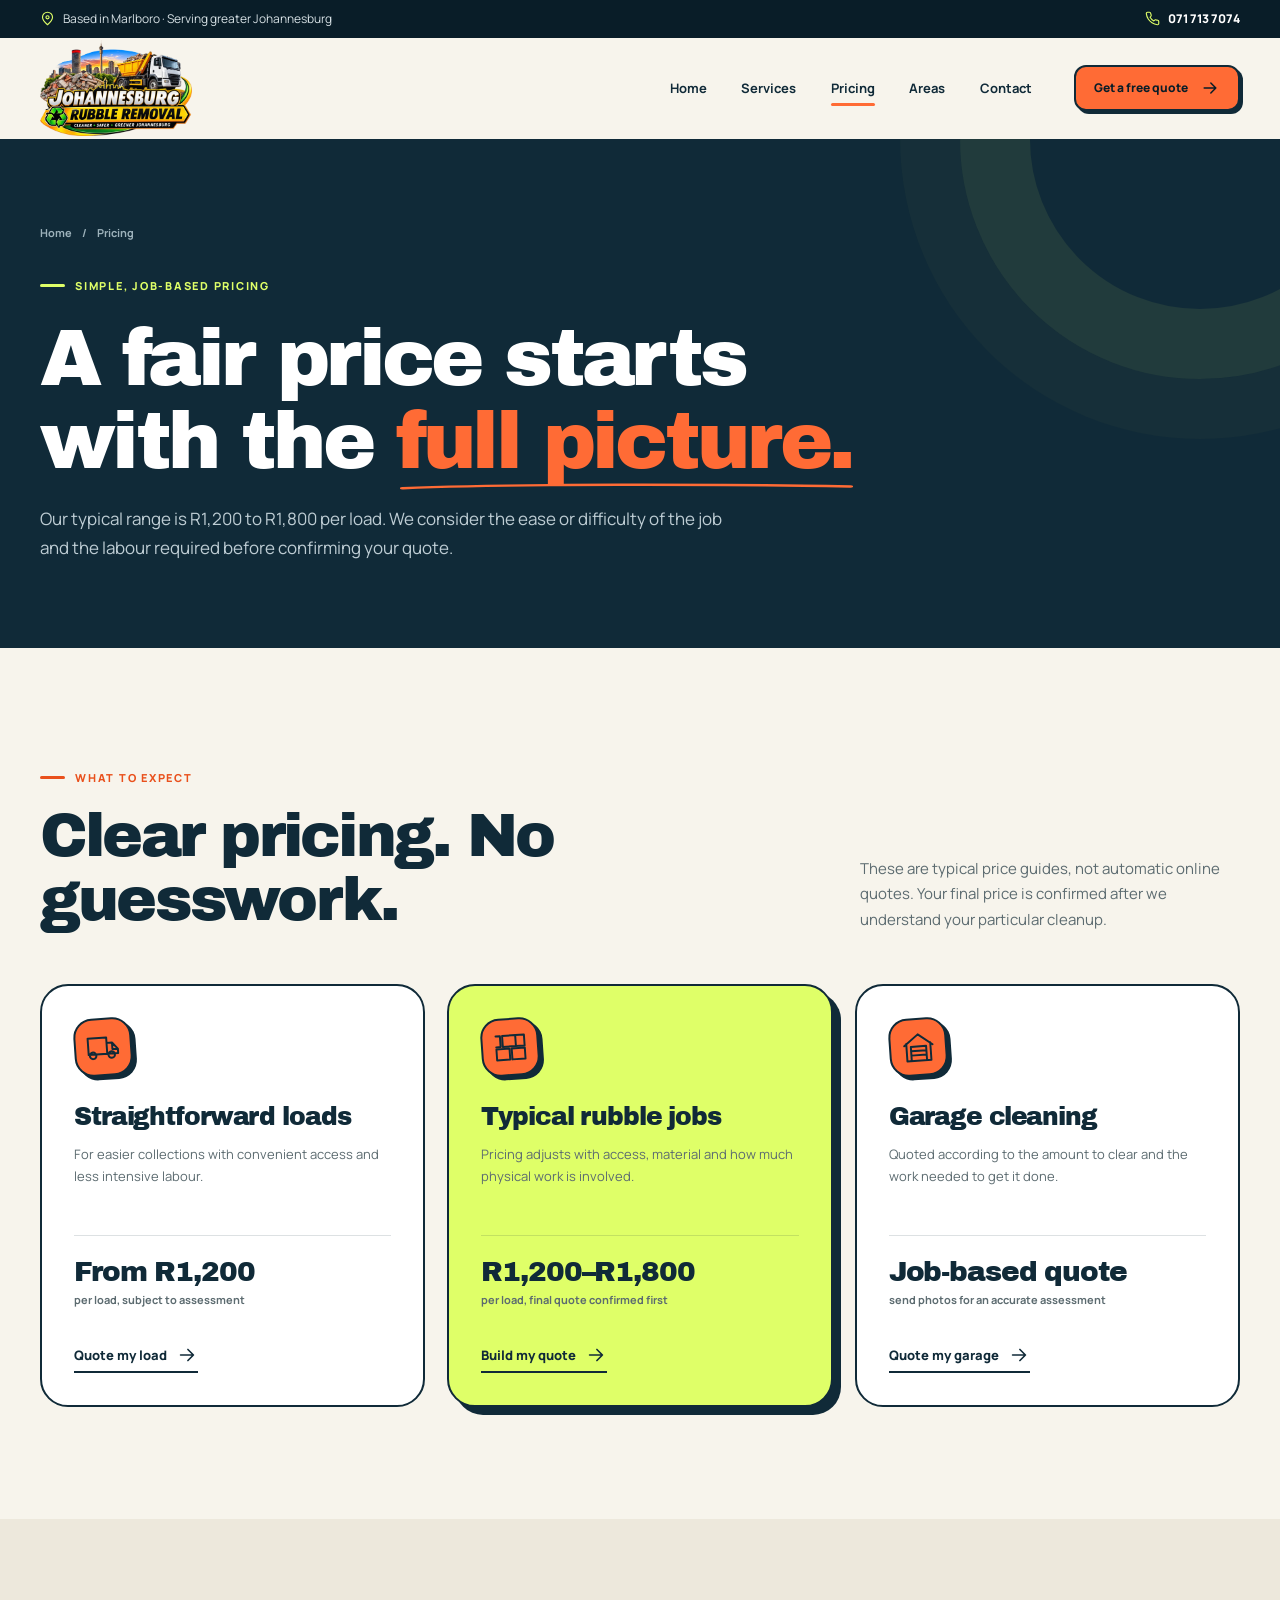
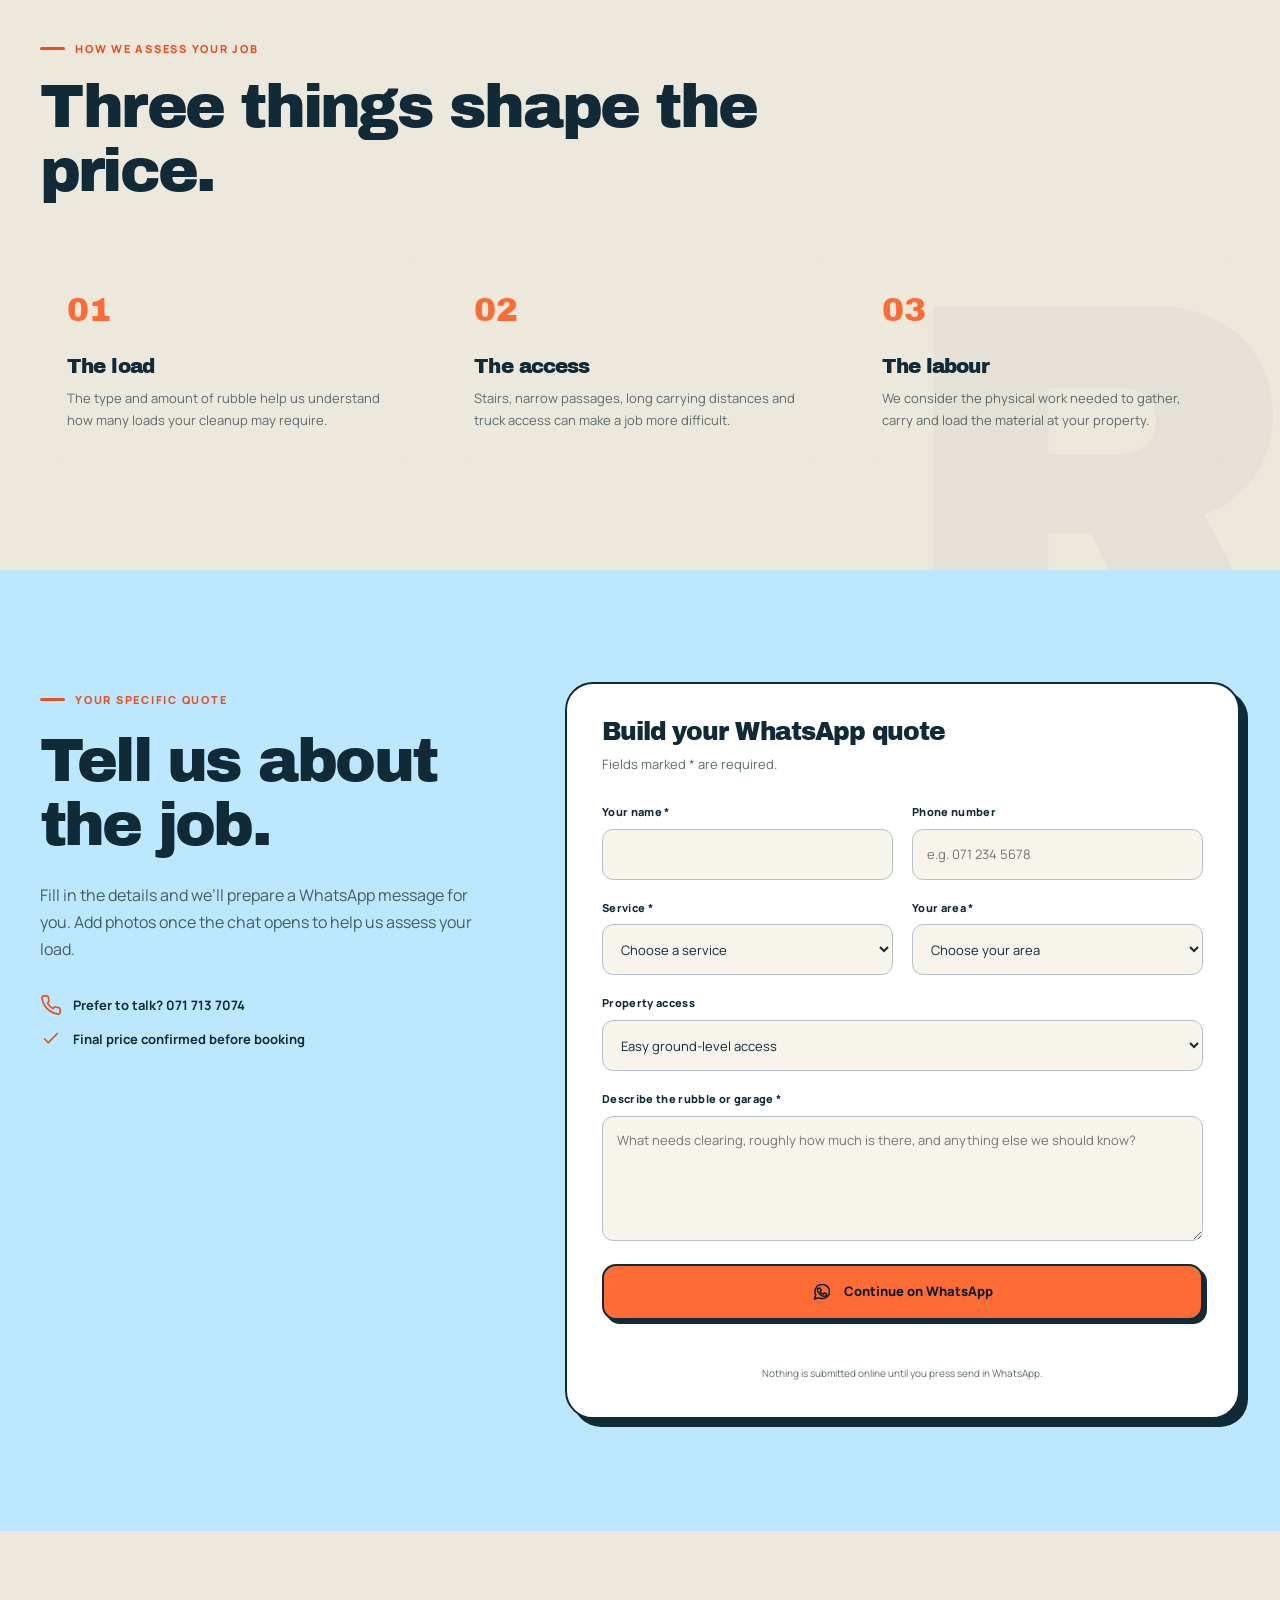
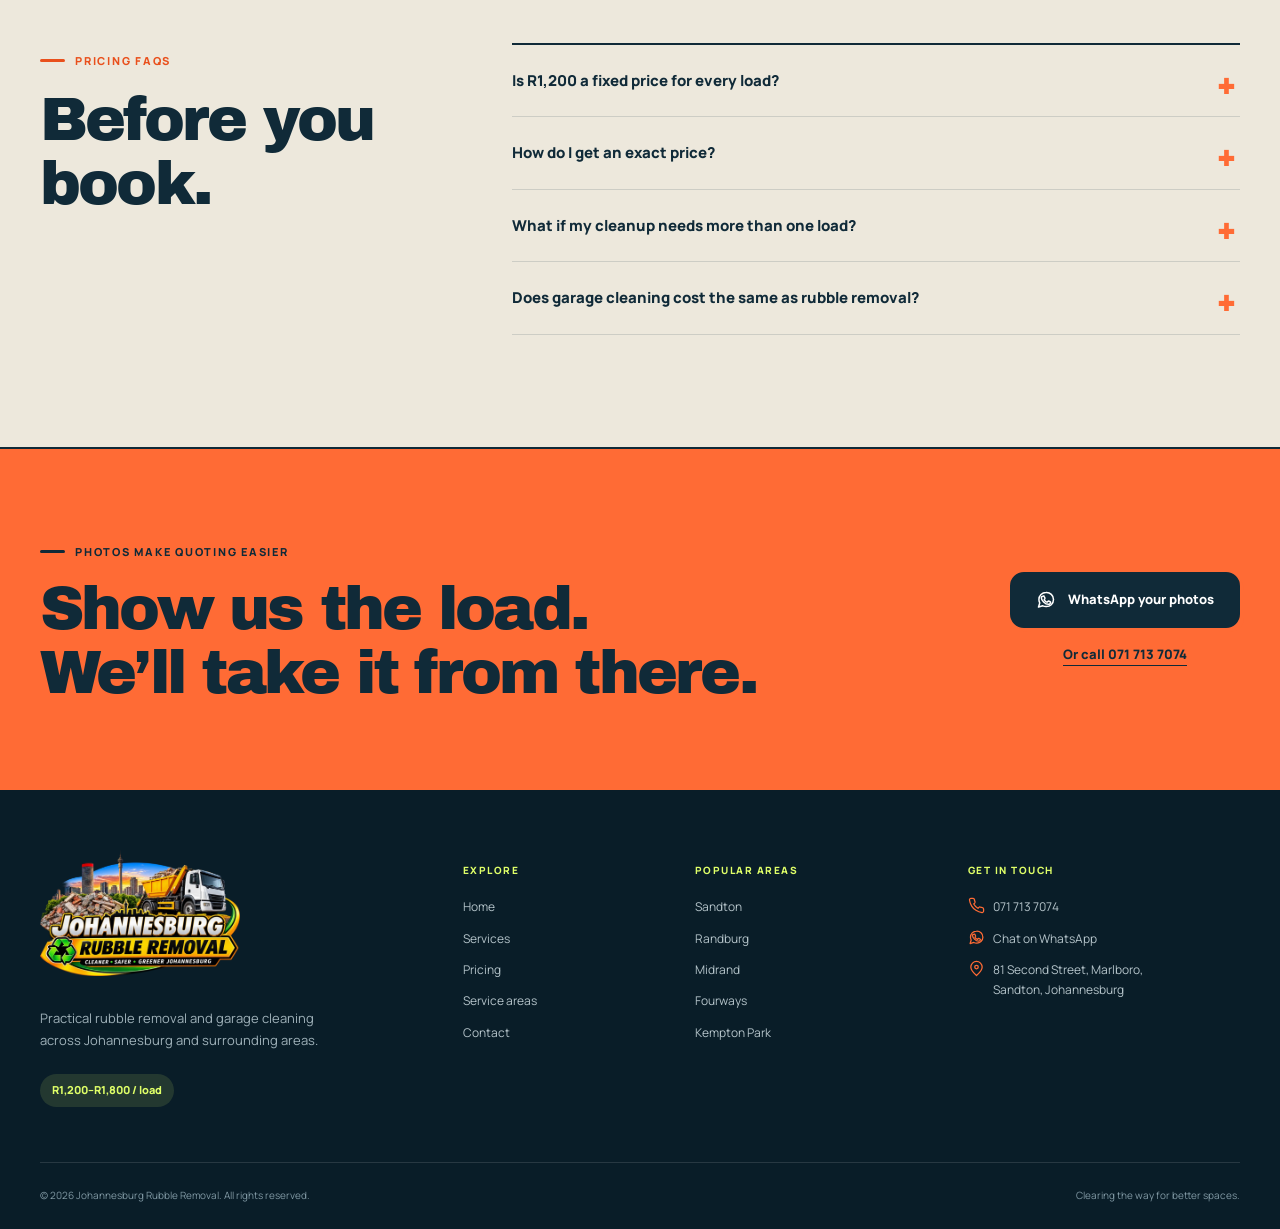
<file: pricing.html>
<!doctype html>
<html lang="en-ZA">
<head>
  <meta charset="utf-8"><meta name="viewport" content="width=device-width, initial-scale=1">
  <title>Rubble Removal Prices from R1,200 | Johannesburg</title>
  <meta name="description" content="Johannesburg rubble removal typically costs R1,200–R1,800 per load, depending on access, material and labour. Get your specific quote on WhatsApp.">
  <meta name="theme-color" content="#102a38"><meta property="og:title" content="Simple Pricing | Johannesburg Rubble Removal"><meta property="og:description" content="Typical loads cost R1,200–R1,800. Get a clear quote for your cleanup."><meta property="og:type" content="website">
  <link rel="canonical" href="https://johannesburgrubbleremoval.co.za/pricing.html">
  <link rel="icon" href="assets/favicon.png" type="image/png"><link rel="preconnect" href="https://fonts.googleapis.com"><link rel="preconnect" href="https://fonts.gstatic.com" crossorigin><link href="https://fonts.googleapis.com/css2?family=Archivo+Black&family=Manrope:wght@400;500;600;700;800&display=swap" rel="stylesheet"><link rel="stylesheet" href="styles.css"><script>document.documentElement.classList.add('js');</script><script src="script.js" defer></script>
</head>
<body>
  <a class="skip-link" href="#main-content">Skip to main content</a>
  <svg class="svg-sprite" aria-hidden="true"><symbol id="icon-arrow" viewBox="0 0 24 24"><path d="M5 12h14M13 6l6 6-6 6"/></symbol><symbol id="icon-phone" viewBox="0 0 24 24"><path d="M22 16.9v3a2 2 0 0 1-2.2 2 19.8 19.8 0 0 1-8.6-3.1 19.5 19.5 0 0 1-6-6A19.8 19.8 0 0 1 2.1 4.2 2 2 0 0 1 4.1 2h3a2 2 0 0 1 2 1.7c.1 1 .4 1.9.7 2.8a2 2 0 0 1-.4 2.1L8.1 9.9a16 16 0 0 0 6 6l1.3-1.3a2 2 0 0 1 2.1-.4c.9.3 1.8.6 2.8.7a2 2 0 0 1 1.7 2Z"/></symbol><symbol id="icon-whatsapp" viewBox="0 0 24 24"><path d="M21 11.5a8.4 8.4 0 0 1-9 8.4 8.6 8.6 0 0 1-3.8-.9L3 20.5l1.5-5a8.3 8.3 0 0 1-1-4A8.5 8.5 0 0 1 12 3a8.4 8.4 0 0 1 9 8.5Z"/><path d="M8.2 7.7c.2-.4.4-.4.7-.4h.5c.2 0 .4 0 .5.4l.8 2c.1.3 0 .5-.1.7l-.6.7c-.2.2-.2.4 0 .7.7 1.2 1.6 2.1 2.9 2.7.3.1.5.1.7-.1l.8-1c.2-.2.4-.3.7-.2l2 .9c.3.1.4.3.4.5 0 .4-.2 1.3-.7 1.8-.5.5-1.2.8-2 .8-1.3 0-3.8-1-5.7-2.9-1.6-1.6-2.7-3.8-2.7-5.1 0-.6.3-1.2.6-1.5Z"/></symbol><symbol id="icon-check" viewBox="0 0 24 24"><path d="m5 12 4 4L19 6"/></symbol><symbol id="icon-location" viewBox="0 0 24 24"><path d="M20 10c0 5-8 12-8 12S4 15 4 10a8 8 0 1 1 16 0Z"/><circle cx="12" cy="10" r="2.5"/></symbol><symbol id="icon-truck" viewBox="0 0 32 32"><path d="M2 7h17v15H2zM19 12h5l5 6v4h-10zM6 26a3 3 0 1 0 0-6 3 3 0 0 0 0 6Zm17 0a3 3 0 1 0 0-6 3 3 0 0 0 0 6ZM2 22h1m6 0h11m6 0h3M24 12v6h5"/></symbol><symbol id="icon-bricks" viewBox="0 0 32 32"><path d="M3 17h12v10H3zM17 17h12v10H17zM9 5h12v10H9zM21 5h8v10h-8M3 5h4v10H3"/></symbol><symbol id="icon-garage" viewBox="0 0 32 32"><path d="m3 14 13-10 13 10M5 12v16h22V12M9 28V15h14v13M9 19h14M9 23h14"/></symbol></svg>
  <div class="topbar"><div class="container topbar-inner"><p><svg class="icon"><use href="#icon-location"/></svg> Based in Marlboro · Serving greater Johannesburg</p><a href="tel:+27717137074"><svg class="icon"><use href="#icon-phone"/></svg> 071 713 7074</a></div></div>
  <header class="site-header" data-header><div class="container header-inner"><a class="brand" href="index.html" aria-label="Johannesburg Rubble Removal home"><img class="brand-logo" src="assets/images/johannesburg-rubble-removal-logo.webp" width="900" height="569" alt="Johannesburg Rubble Removal"></a><nav class="desktop-nav" aria-label="Main navigation"><a href="index.html">Home</a><a href="services.html">Services</a><a href="pricing.html" aria-current="page">Pricing</a><a href="areas.html">Areas</a><a href="contact.html">Contact</a></nav><a class="button button-small header-cta" href="contact.html">Get a free quote <svg class="icon"><use href="#icon-arrow"/></svg></a><button class="menu-toggle" type="button" aria-label="Open menu" aria-controls="mobile-menu" aria-expanded="false"><span></span><span></span></button></div><nav class="mobile-menu" id="mobile-menu" aria-label="Mobile navigation" aria-hidden="true"><div class="mobile-menu-inner"><a href="index.html">Home</a><a href="services.html">Services</a><a href="pricing.html" aria-current="page">Pricing</a><a href="areas.html">Service areas</a><a href="contact.html">Contact</a><a class="button" href="https://wa.me/27717137074?text=Hi%20Johannesburg%20Rubble%20Removal%2C%20I%20would%20like%20a%20quote." target="_blank" rel="noopener"><svg class="icon"><use href="#icon-whatsapp"/></svg> WhatsApp for a quote</a></div></nav></header>

  <main id="main-content">
    <section class="page-hero"><div class="container"><nav class="breadcrumbs" aria-label="Breadcrumb"><a href="index.html">Home</a><span>/</span><span>Pricing</span></nav><p class="eyebrow">Simple, job-based pricing</p><h1>A fair price starts with the <span class="highlight">full picture.</span></h1><p>Our typical range is R1,200 to R1,800 per load. We consider the ease or difficulty of the job and the labour required before confirming your quote.</p></div></section>

    <section class="section"><div class="container"><div class="section-heading reveal"><div><p class="eyebrow">What to expect</p><h2>Clear pricing. No guesswork.</h2></div><p>These are typical price guides, not automatic online quotes. Your final price is confirmed after we understand your particular cleanup.</p></div><div class="pricing-cards">
      <article class="pricing-card reveal"><div class="service-icon"><svg class="icon"><use href="#icon-truck"/></svg></div><h3>Straightforward loads</h3><p>For easier collections with convenient access and less intensive labour.</p><div class="card-price">From R1,200<small>per load, subject to assessment</small></div><a class="text-button" href="contact.html?service=Building%20rubble%20removal">Quote my load <svg class="icon"><use href="#icon-arrow"/></svg></a></article>
      <article class="pricing-card featured reveal"><div class="service-icon"><svg class="icon"><use href="#icon-bricks"/></svg></div><h3>Typical rubble jobs</h3><p>Pricing adjusts with access, material and how much physical work is involved.</p><div class="card-price">R1,200–R1,800<small>per load, final quote confirmed first</small></div><a class="text-button" href="#quote">Build my quote <svg class="icon"><use href="#icon-arrow"/></svg></a></article>
      <article class="pricing-card reveal"><div class="service-icon"><svg class="icon"><use href="#icon-garage"/></svg></div><h3>Garage cleaning</h3><p>Quoted according to the amount to clear and the work needed to get it done.</p><div class="card-price">Job-based quote<small>send photos for an accurate assessment</small></div><a class="text-button" href="contact.html?service=Garage%20cleaning">Quote my garage <svg class="icon"><use href="#icon-arrow"/></svg></a></article>
    </div></div></section>

    <section class="price-section section"><div class="container"><div class="section-heading reveal"><div><p class="eyebrow">How we assess your job</p><h2>Three things shape the price.</h2></div></div><div class="factor-grid"><article class="factor reveal"><span>01</span><h3>The load</h3><p>The type and amount of rubble help us understand how many loads your cleanup may require.</p></article><article class="factor reveal"><span>02</span><h3>The access</h3><p>Stairs, narrow passages, long carrying distances and truck access can make a job more difficult.</p></article><article class="factor reveal"><span>03</span><h3>The labour</h3><p>We consider the physical work needed to gather, carry and load the material at your property.</p></article></div></div></section>

    <section class="quote-band section" id="quote"><div class="container quote-grid"><div class="quote-copy reveal"><p class="eyebrow">Your specific quote</p><h2>Tell us about the job.</h2><p>Fill in the details and we’ll prepare a WhatsApp message for you. Add photos once the chat opens to help us assess your load.</p><div class="contact-mini"><a href="tel:+27717137074"><svg class="icon"><use href="#icon-phone"/></svg> Prefer to talk? 071 713 7074</a><p><svg class="icon"><use href="#icon-check"/></svg> Final price confirmed before booking</p></div></div>
      <form class="quote-form reveal" data-quote-form><div class="form-heading"><h3>Build your WhatsApp quote</h3><p>Fields marked * are required.</p></div><div class="form-grid"><div class="form-field"><label for="price-name">Your name *</label><input id="price-name" name="name" autocomplete="name" required></div><div class="form-field"><label for="price-phone">Phone number</label><input id="price-phone" name="phone" type="tel" autocomplete="tel" placeholder="e.g. 071 234 5678"></div><div class="form-field"><label for="price-service">Service *</label><select id="price-service" name="service" required><option value="">Choose a service</option><option>Building rubble removal</option><option>Renovation debris removal</option><option>Garage cleaning</option></select></div><div class="form-field"><label for="price-area">Your area *</label><select id="price-area" name="area" required><option value="">Choose your area</option><option>Johannesburg township</option><option>Sandton</option><option>Randburg</option><option>Midrand</option><option>Bryanston</option><option>Kempton Park</option><option>Melrose</option><option>Edenvale</option><option>Bedfordview</option><option>Fourways</option><option>Kyalami</option><option>Rivonia</option><option>Sunninghill</option><option>Other nearby area</option></select></div><div class="form-field form-field-full"><label for="price-access">Property access</label><select id="price-access" name="access"><option>Easy ground-level access</option><option>Stairs or steps involved</option><option>Narrow entrance or passage</option><option>Long carrying distance</option><option>Not sure — please assess</option></select></div><div class="form-field form-field-full"><label for="price-message">Describe the rubble or garage *</label><textarea id="price-message" name="message" required placeholder="What needs clearing, roughly how much is there, and anything else we should know?"></textarea></div></div><button class="button" type="submit"><svg class="icon"><use href="#icon-whatsapp"/></svg> Continue on WhatsApp</button><p class="form-status" role="status" aria-live="polite"></p><p class="form-privacy">Nothing is submitted online until you press send in WhatsApp.</p></form>
    </div></section>

    <section class="faq-section section"><div class="container faq-layout"><div class="reveal"><p class="eyebrow">Pricing FAQs</p><h2>Before you book.</h2></div><div class="faq-list reveal"><details><summary>Is R1,200 a fixed price for every load?</summary><p>No. R1,200 is the lower end of our typical range. Your quote depends on the ease or difficulty of the job and the labour required. Most jobs fall between R1,200 and R1,800 per load.</p></details><details><summary>How do I get an exact price?</summary><p>Call or WhatsApp us with your suburb, photos of the load and details about access. We’ll assess the particular job and confirm the quote with you.</p></details><details><summary>What if my cleanup needs more than one load?</summary><p>Tell us what you can see and share wide photos of the full pile or space. We’ll discuss the likely number of loads and the total job price before booking.</p></details><details><summary>Does garage cleaning cost the same as rubble removal?</summary><p>Garage cleaning is assessed individually because the amount of clutter, sorting and labour can vary. Send photos so we can provide a job-specific quote.</p></details></div></div></section>
    <section class="page-cta"><div class="container page-cta-inner reveal"><div><p class="eyebrow">Photos make quoting easier</p><h2>Show us the load.<br>We’ll take it from there.</h2></div><div class="page-cta-actions"><a class="button button-dark" href="https://wa.me/27717137074?text=Hi%20Johannesburg%20Rubble%20Removal%2C%20please%20quote%20on%20my%20load.%20I%20can%20send%20photos." target="_blank" rel="noopener"><svg class="icon"><use href="#icon-whatsapp"/></svg> WhatsApp your photos</a><a href="tel:+27717137074">Or call 071 713 7074</a></div></div></section>
  </main>

  <footer class="site-footer"><div class="container footer-grid"><div class="footer-about"><a class="brand" href="index.html"><img class="brand-logo" src="assets/images/johannesburg-rubble-removal-logo.webp" width="900" height="569" alt="Johannesburg Rubble Removal"></a><p>Practical rubble removal and garage cleaning across Johannesburg and surrounding areas.</p><span class="footer-price">R1,200–R1,800 / load</span></div><div class="footer-column"><h3>Explore</h3><a href="index.html">Home</a><a href="services.html">Services</a><a href="pricing.html">Pricing</a><a href="areas.html">Service areas</a><a href="contact.html">Contact</a></div><div class="footer-column"><h3>Popular areas</h3><a href="areas.html">Sandton</a><a href="areas.html">Randburg</a><a href="areas.html">Midrand</a><a href="areas.html">Fourways</a><a href="areas.html">Kempton Park</a></div><div class="footer-column"><h3>Get in touch</h3><a href="tel:+27717137074"><svg class="icon"><use href="#icon-phone"/></svg> 071 713 7074</a><a href="https://wa.me/27717137074?text=Hi%20Johannesburg%20Rubble%20Removal%2C%20I%20would%20like%20a%20quote." target="_blank" rel="noopener"><svg class="icon"><use href="#icon-whatsapp"/></svg> Chat on WhatsApp</a><p><svg class="icon"><use href="#icon-location"/></svg> 81 Second Street, Marlboro,<br>Sandton, Johannesburg</p></div></div><div class="container footer-bottom"><p>© <span data-year></span> Johannesburg Rubble Removal. All rights reserved.</p><p>Clearing the way for better spaces.</p></div></footer>
  <div class="mobile-actions" aria-label="Quick contact"><a href="tel:+27717137074"><svg class="icon"><use href="#icon-phone"/></svg> Call now</a><a href="https://wa.me/27717137074?text=Hi%20Johannesburg%20Rubble%20Removal%2C%20I%20would%20like%20a%20quote." target="_blank" rel="noopener"><svg class="icon"><use href="#icon-whatsapp"/></svg> WhatsApp</a></div>
</body></html>
</file>
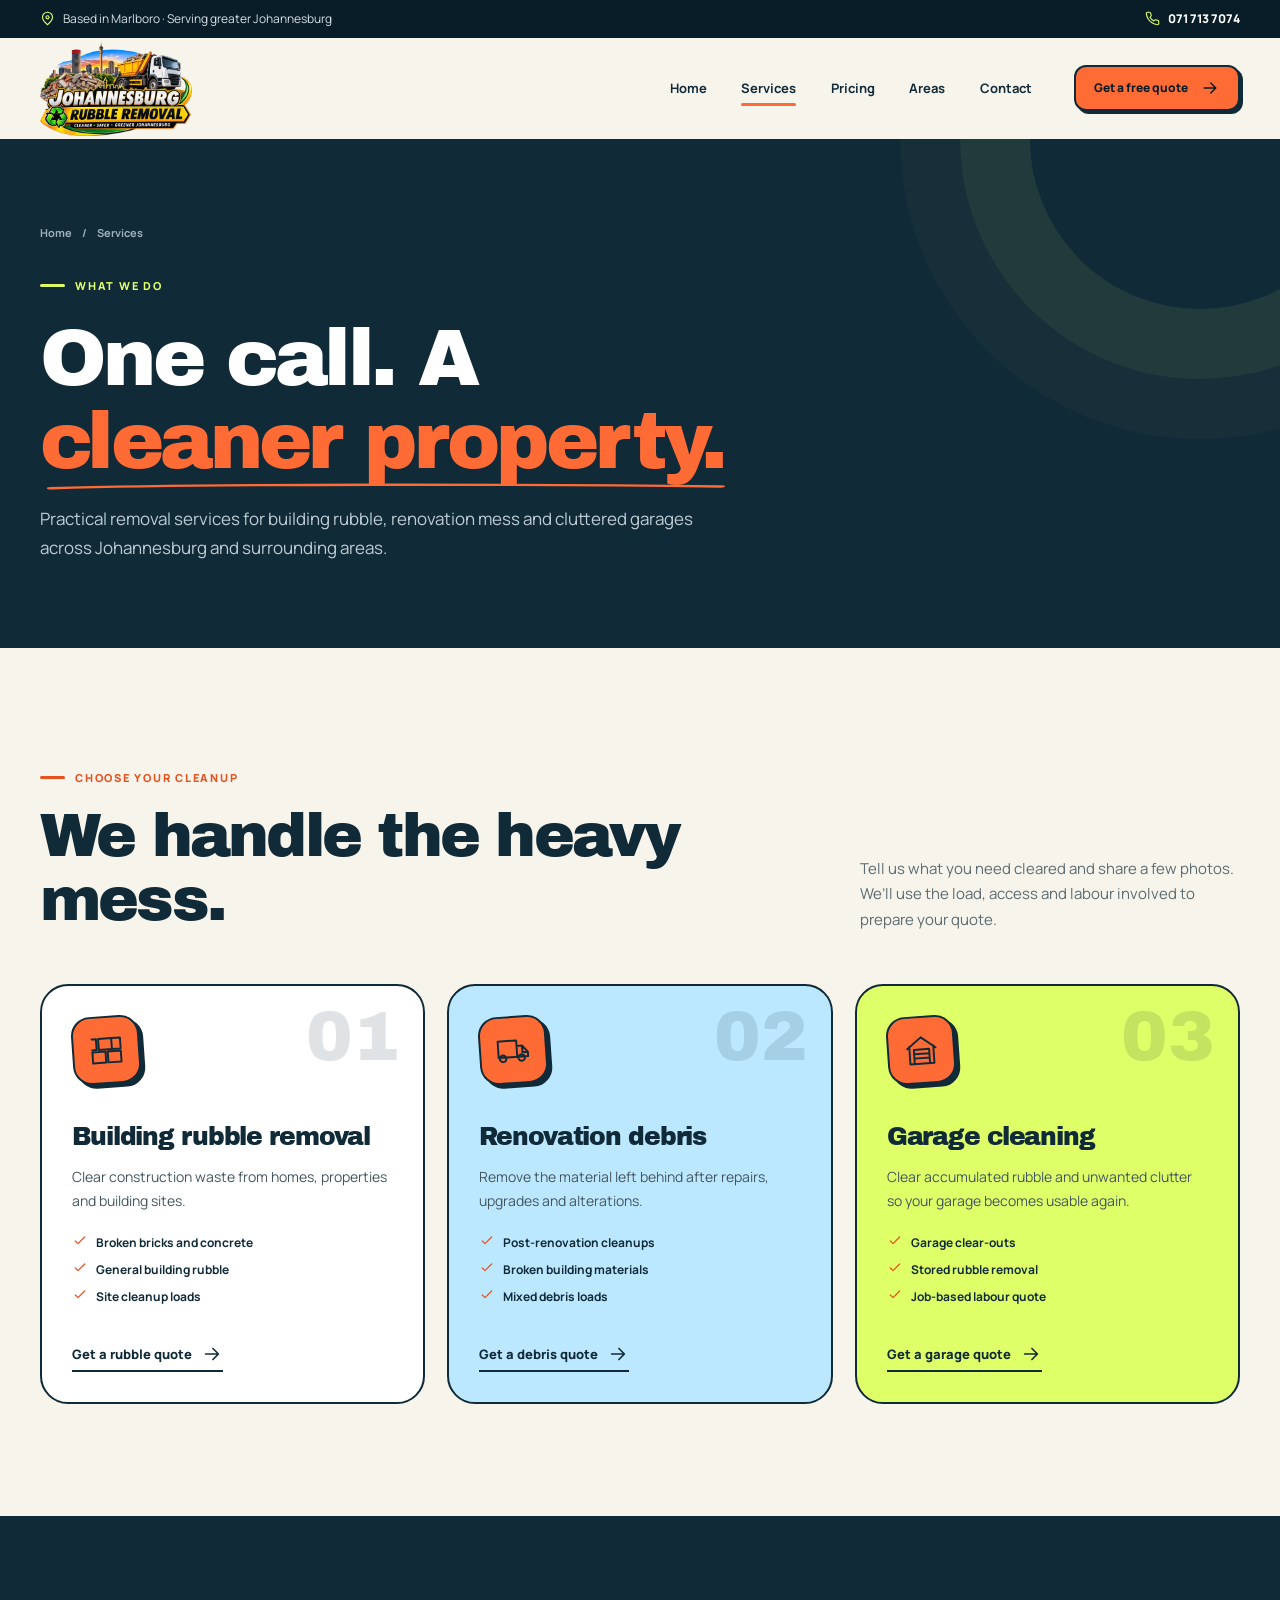
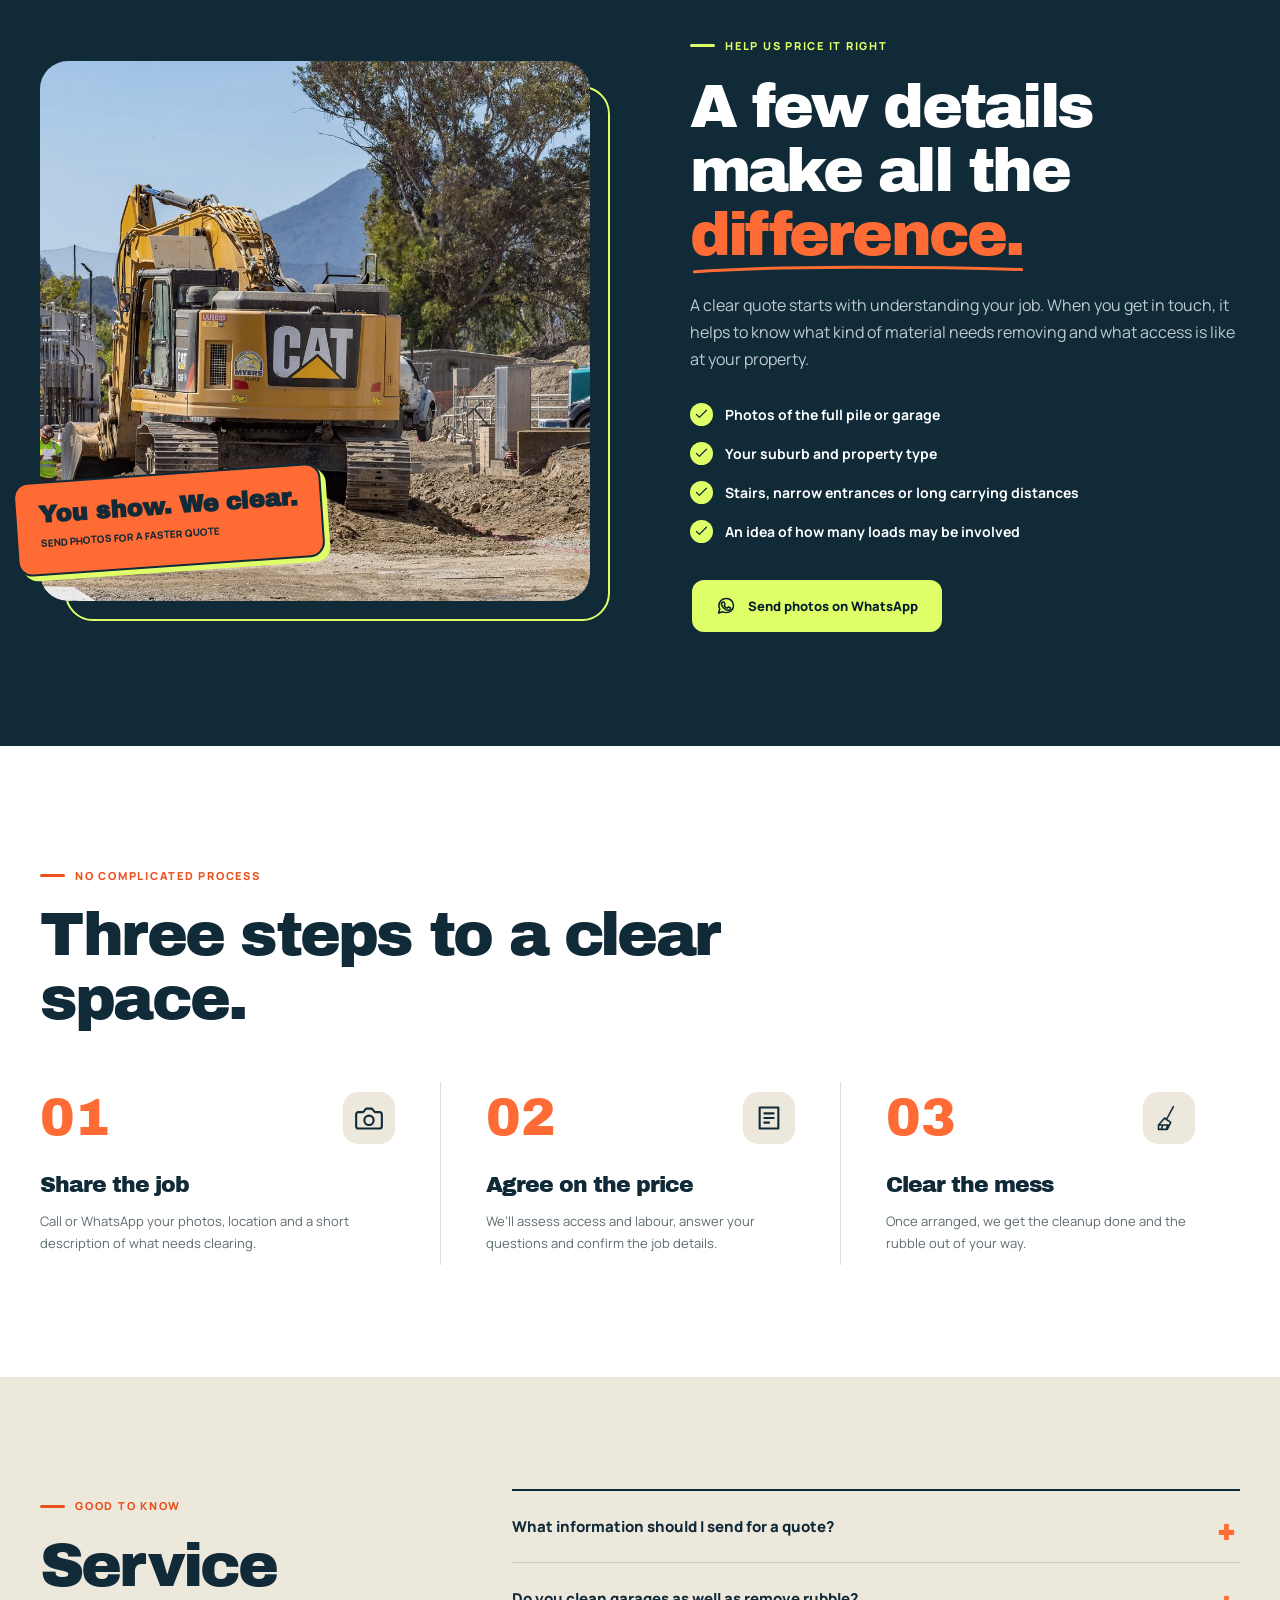
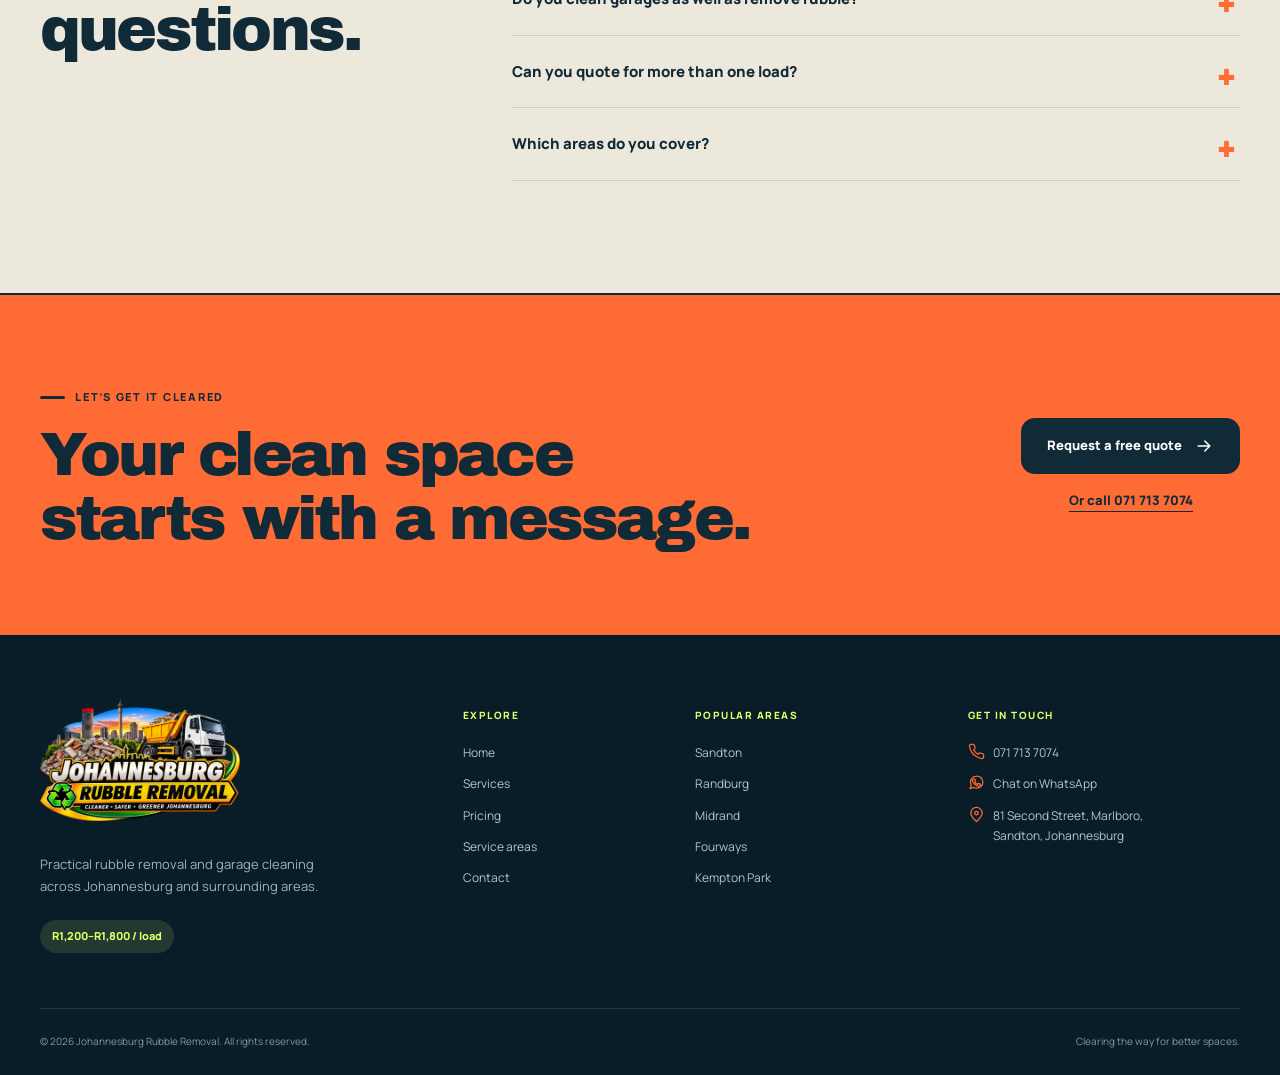
<file: services.html>
<!doctype html>
<html lang="en-ZA">
<head>
  <meta charset="utf-8"><meta name="viewport" content="width=device-width, initial-scale=1">
  <title>Rubble Removal & Garage Cleaning Services | Johannesburg</title>
  <meta name="description" content="Building rubble removal, renovation debris collection and garage cleaning in Johannesburg and surrounding areas. WhatsApp 071 713 7074 for a quote.">
  <meta name="theme-color" content="#102a38"><meta property="og:title" content="Our Services | Johannesburg Rubble Removal"><meta property="og:description" content="Building rubble, renovation debris and garage clean-outs across greater Johannesburg."><meta property="og:type" content="website">
  <link rel="canonical" href="https://johannesburgrubbleremoval.co.za/services.html">
  <link rel="icon" href="assets/favicon.png" type="image/png"><link rel="preconnect" href="https://fonts.googleapis.com"><link rel="preconnect" href="https://fonts.gstatic.com" crossorigin><link href="https://fonts.googleapis.com/css2?family=Archivo+Black&family=Manrope:wght@400;500;600;700;800&display=swap" rel="stylesheet"><link rel="stylesheet" href="styles.css">
  <script>document.documentElement.classList.add('js');</script><script src="script.js" defer></script>
</head>
<body>
  <a class="skip-link" href="#main-content">Skip to main content</a>
  <svg class="svg-sprite" aria-hidden="true">
    <symbol id="icon-arrow" viewBox="0 0 24 24"><path d="M5 12h14M13 6l6 6-6 6"/></symbol><symbol id="icon-phone" viewBox="0 0 24 24"><path d="M22 16.9v3a2 2 0 0 1-2.2 2 19.8 19.8 0 0 1-8.6-3.1 19.5 19.5 0 0 1-6-6A19.8 19.8 0 0 1 2.1 4.2 2 2 0 0 1 4.1 2h3a2 2 0 0 1 2 1.7c.1 1 .4 1.9.7 2.8a2 2 0 0 1-.4 2.1L8.1 9.9a16 16 0 0 0 6 6l1.3-1.3a2 2 0 0 1 2.1-.4c.9.3 1.8.6 2.8.7a2 2 0 0 1 1.7 2Z"/></symbol><symbol id="icon-whatsapp" viewBox="0 0 24 24"><path d="M21 11.5a8.4 8.4 0 0 1-9 8.4 8.6 8.6 0 0 1-3.8-.9L3 20.5l1.5-5a8.3 8.3 0 0 1-1-4A8.5 8.5 0 0 1 12 3a8.4 8.4 0 0 1 9 8.5Z"/><path d="M8.2 7.7c.2-.4.4-.4.7-.4h.5c.2 0 .4 0 .5.4l.8 2c.1.3 0 .5-.1.7l-.6.7c-.2.2-.2.4 0 .7.7 1.2 1.6 2.1 2.9 2.7.3.1.5.1.7-.1l.8-1c.2-.2.4-.3.7-.2l2 .9c.3.1.4.3.4.5 0 .4-.2 1.3-.7 1.8-.5.5-1.2.8-2 .8-1.3 0-3.8-1-5.7-2.9-1.6-1.6-2.7-3.8-2.7-5.1 0-.6.3-1.2.6-1.5Z"/></symbol><symbol id="icon-check" viewBox="0 0 24 24"><path d="m5 12 4 4L19 6"/></symbol><symbol id="icon-location" viewBox="0 0 24 24"><path d="M20 10c0 5-8 12-8 12S4 15 4 10a8 8 0 1 1 16 0Z"/><circle cx="12" cy="10" r="2.5"/></symbol><symbol id="icon-truck" viewBox="0 0 32 32"><path d="M2 7h17v15H2zM19 12h5l5 6v4h-10zM6 26a3 3 0 1 0 0-6 3 3 0 0 0 0 6Zm17 0a3 3 0 1 0 0-6 3 3 0 0 0 0 6ZM2 22h1m6 0h11m6 0h3M24 12v6h5"/></symbol><symbol id="icon-bricks" viewBox="0 0 32 32"><path d="M3 17h12v10H3zM17 17h12v10H17zM9 5h12v10H9zM21 5h8v10h-8M3 5h4v10H3"/></symbol><symbol id="icon-garage" viewBox="0 0 32 32"><path d="m3 14 13-10 13 10M5 12v16h22V12M9 28V15h14v13M9 19h14M9 23h14"/></symbol><symbol id="icon-camera" viewBox="0 0 24 24"><path d="M14.5 4h-5L7 7H3a2 2 0 0 0-2 2v10a2 2 0 0 0 2 2h18a2 2 0 0 0 2-2V9a2 2 0 0 0-2-2h-4l-2.5-3Z"/><circle cx="12" cy="14" r="4"/></symbol><symbol id="icon-quote" viewBox="0 0 24 24"><path d="M4 3h16v18H4zM8 8h8M8 12h8M8 16h4"/></symbol><symbol id="icon-broom" viewBox="0 0 32 32"><path d="m21 3-8 15M4 24l7-8 7 5-4 8H4v-5Zm0 0h11M7 29l2-5m4 5 1-4"/></symbol>
  </svg>
  <div class="topbar"><div class="container topbar-inner"><p><svg class="icon"><use href="#icon-location"/></svg> Based in Marlboro · Serving greater Johannesburg</p><a href="tel:+27717137074"><svg class="icon"><use href="#icon-phone"/></svg> 071 713 7074</a></div></div>
  <header class="site-header" data-header><div class="container header-inner"><a class="brand" href="index.html" aria-label="Johannesburg Rubble Removal home"><img class="brand-logo" src="assets/images/johannesburg-rubble-removal-logo.webp" width="900" height="569" alt="Johannesburg Rubble Removal"></a><nav class="desktop-nav" aria-label="Main navigation"><a href="index.html">Home</a><a href="services.html" aria-current="page">Services</a><a href="pricing.html">Pricing</a><a href="areas.html">Areas</a><a href="contact.html">Contact</a></nav><a class="button button-small header-cta" href="contact.html">Get a free quote <svg class="icon"><use href="#icon-arrow"/></svg></a><button class="menu-toggle" type="button" aria-label="Open menu" aria-controls="mobile-menu" aria-expanded="false"><span></span><span></span></button></div><nav class="mobile-menu" id="mobile-menu" aria-label="Mobile navigation" aria-hidden="true"><div class="mobile-menu-inner"><a href="index.html">Home</a><a href="services.html" aria-current="page">Services</a><a href="pricing.html">Pricing</a><a href="areas.html">Service areas</a><a href="contact.html">Contact</a><a class="button" href="https://wa.me/27717137074?text=Hi%20Johannesburg%20Rubble%20Removal%2C%20I%20would%20like%20a%20quote." target="_blank" rel="noopener"><svg class="icon"><use href="#icon-whatsapp"/></svg> WhatsApp for a quote</a></div></nav></header>

  <main id="main-content">
    <section class="page-hero"><div class="container"><nav class="breadcrumbs" aria-label="Breadcrumb"><a href="index.html">Home</a><span>/</span><span>Services</span></nav><p class="eyebrow">What we do</p><h1>One call. A <span class="highlight">cleaner property.</span></h1><p>Practical removal services for building rubble, renovation mess and cluttered garages across Johannesburg and surrounding areas.</p></div></section>

    <section class="section services-detailed"><div class="container"><div class="section-heading reveal"><div><p class="eyebrow">Choose your cleanup</p><h2>We handle the heavy mess.</h2></div><p>Tell us what you need cleared and share a few photos. We’ll use the load, access and labour involved to prepare your quote.</p></div>
      <div class="services-grid">
        <article class="service-card reveal"><span class="service-number">01</span><div class="service-icon"><svg class="icon"><use href="#icon-bricks"/></svg></div><h3>Building rubble removal</h3><p>Clear construction waste from homes, properties and building sites.</p><ul class="service-list"><li><svg class="icon"><use href="#icon-check"/></svg> Broken bricks and concrete</li><li><svg class="icon"><use href="#icon-check"/></svg> General building rubble</li><li><svg class="icon"><use href="#icon-check"/></svg> Site cleanup loads</li></ul><a class="text-button" href="contact.html?service=Building%20rubble%20removal">Get a rubble quote <svg class="icon"><use href="#icon-arrow"/></svg></a></article>
        <article class="service-card reveal"><span class="service-number">02</span><div class="service-icon"><svg class="icon"><use href="#icon-truck"/></svg></div><h3>Renovation debris</h3><p>Remove the material left behind after repairs, upgrades and alterations.</p><ul class="service-list"><li><svg class="icon"><use href="#icon-check"/></svg> Post-renovation cleanups</li><li><svg class="icon"><use href="#icon-check"/></svg> Broken building materials</li><li><svg class="icon"><use href="#icon-check"/></svg> Mixed debris loads</li></ul><a class="text-button" href="contact.html?service=Renovation%20debris%20removal">Get a debris quote <svg class="icon"><use href="#icon-arrow"/></svg></a></article>
        <article class="service-card reveal"><span class="service-number">03</span><div class="service-icon"><svg class="icon"><use href="#icon-garage"/></svg></div><h3>Garage cleaning</h3><p>Clear accumulated rubble and unwanted clutter so your garage becomes usable again.</p><ul class="service-list"><li><svg class="icon"><use href="#icon-check"/></svg> Garage clear-outs</li><li><svg class="icon"><use href="#icon-check"/></svg> Stored rubble removal</li><li><svg class="icon"><use href="#icon-check"/></svg> Job-based labour quote</li></ul><a class="text-button" href="contact.html?service=Garage%20cleaning">Get a garage quote <svg class="icon"><use href="#icon-arrow"/></svg></a></article>
      </div>
    </div></section>

    <section class="photo-feature section"><div class="container photo-grid"><div class="photo-frame reveal"><img src="assets/images/site-clearance.jpg" width="1400" height="933" alt="Excavator clearing material on a construction site" loading="lazy"><div class="photo-label"><strong>You show. We clear.</strong><small>SEND PHOTOS FOR A FASTER QUOTE</small></div></div><div class="photo-content reveal"><p class="eyebrow">Help us price it right</p><h2>A few details make all the <span class="highlight">difference.</span></h2><p>A clear quote starts with understanding your job. When you get in touch, it helps to know what kind of material needs removing and what access is like at your property.</p><ul class="check-list"><li><svg class="icon"><use href="#icon-check"/></svg> Photos of the full pile or garage</li><li><svg class="icon"><use href="#icon-check"/></svg> Your suburb and property type</li><li><svg class="icon"><use href="#icon-check"/></svg> Stairs, narrow entrances or long carrying distances</li><li><svg class="icon"><use href="#icon-check"/></svg> An idea of how many loads may be involved</li></ul><a class="button button-lime" href="https://wa.me/27717137074?text=Hi%20Johannesburg%20Rubble%20Removal%2C%20I%20have%20photos%20of%20my%20cleanup%20and%20would%20like%20a%20quote." target="_blank" rel="noopener"><svg class="icon"><use href="#icon-whatsapp"/></svg> Send photos on WhatsApp</a></div></div></section>

    <section class="process section"><div class="container"><div class="section-heading reveal"><div><p class="eyebrow">No complicated process</p><h2>Three steps to a clear space.</h2></div></div><div class="process-grid"><article class="process-step reveal"><div class="step-top"><span class="step-number">01</span><span class="step-icon"><svg class="icon"><use href="#icon-camera"/></svg></span></div><h3>Share the job</h3><p>Call or WhatsApp your photos, location and a short description of what needs clearing.</p></article><article class="process-step reveal"><div class="step-top"><span class="step-number">02</span><span class="step-icon"><svg class="icon"><use href="#icon-quote"/></svg></span></div><h3>Agree on the price</h3><p>We’ll assess access and labour, answer your questions and confirm the job details.</p></article><article class="process-step reveal"><div class="step-top"><span class="step-number">03</span><span class="step-icon"><svg class="icon"><use href="#icon-broom"/></svg></span></div><h3>Clear the mess</h3><p>Once arranged, we get the cleanup done and the rubble out of your way.</p></article></div></div></section>

    <section class="faq-section section"><div class="container faq-layout"><div class="reveal"><p class="eyebrow">Good to know</p><h2>Service questions.</h2></div><div class="faq-list reveal"><details><summary>What information should I send for a quote?</summary><p>Send your suburb, photos of the rubble or garage, a short description of the material and any access challenges. This helps us assess the load and labour needed.</p></details><details><summary>Do you clean garages as well as remove rubble?</summary><p>Yes. Garage cleaning is one of our services. Share photos of the space and explain what needs to be cleared so we can quote for the load and work involved.</p></details><details><summary>Can you quote for more than one load?</summary><p>Yes. Let us know roughly how much material you have and send clear photos. We’ll discuss the likely number of loads and confirm pricing for the job.</p></details><details><summary>Which areas do you cover?</summary><p>We serve Johannesburg townships, Sandton, Randburg, Midrand, Bryanston, Kempton Park, Melrose, Edenvale, Bedfordview, Fourways, Kyalami, Rivonia and Sunninghill. Nearby? Ask us to confirm.</p></details></div></div></section>

    <section class="page-cta"><div class="container page-cta-inner reveal"><div><p class="eyebrow">Let’s get it cleared</p><h2>Your clean space<br>starts with a message.</h2></div><div class="page-cta-actions"><a class="button button-dark" href="contact.html">Request a free quote <svg class="icon"><use href="#icon-arrow"/></svg></a><a href="tel:+27717137074">Or call 071 713 7074</a></div></div></section>
  </main>

  <footer class="site-footer"><div class="container footer-grid"><div class="footer-about"><a class="brand" href="index.html"><img class="brand-logo" src="assets/images/johannesburg-rubble-removal-logo.webp" width="900" height="569" alt="Johannesburg Rubble Removal"></a><p>Practical rubble removal and garage cleaning across Johannesburg and surrounding areas.</p><span class="footer-price">R1,200–R1,800 / load</span></div><div class="footer-column"><h3>Explore</h3><a href="index.html">Home</a><a href="services.html">Services</a><a href="pricing.html">Pricing</a><a href="areas.html">Service areas</a><a href="contact.html">Contact</a></div><div class="footer-column"><h3>Popular areas</h3><a href="areas.html">Sandton</a><a href="areas.html">Randburg</a><a href="areas.html">Midrand</a><a href="areas.html">Fourways</a><a href="areas.html">Kempton Park</a></div><div class="footer-column"><h3>Get in touch</h3><a href="tel:+27717137074"><svg class="icon"><use href="#icon-phone"/></svg> 071 713 7074</a><a href="https://wa.me/27717137074?text=Hi%20Johannesburg%20Rubble%20Removal%2C%20I%20would%20like%20a%20quote." target="_blank" rel="noopener"><svg class="icon"><use href="#icon-whatsapp"/></svg> Chat on WhatsApp</a><p><svg class="icon"><use href="#icon-location"/></svg> 81 Second Street, Marlboro,<br>Sandton, Johannesburg</p></div></div><div class="container footer-bottom"><p>© <span data-year></span> Johannesburg Rubble Removal. All rights reserved.</p><p>Clearing the way for better spaces.</p></div></footer>
  <div class="mobile-actions" aria-label="Quick contact"><a href="tel:+27717137074"><svg class="icon"><use href="#icon-phone"/></svg> Call now</a><a href="https://wa.me/27717137074?text=Hi%20Johannesburg%20Rubble%20Removal%2C%20I%20would%20like%20a%20quote." target="_blank" rel="noopener"><svg class="icon"><use href="#icon-whatsapp"/></svg> WhatsApp</a></div>
</body></html>
</file>
<file: styles.css>
@charset "UTF-8";

:root {
  --navy: #102a38;
  --navy-deep: #091d28;
  --cream: #f7f4ec;
  --white: #ffffff;
  --orange: #ff6b35;
  --orange-dark: #e9501c;
  --lime: #dfff68;
  --sky: #bce8ff;
  --sand: #ede8dc;
  --ink-muted: #5c6b70;
  --line: rgba(16, 42, 56, .14);
  --display: "Archivo Black", "Arial Black", sans-serif;
  --body: "Manrope", Arial, sans-serif;
  --shadow: 0 24px 70px rgba(16, 42, 56, .14);
  --radius: 28px;
  --ease: cubic-bezier(.2, .75, .25, 1);
}

*, *::before, *::after { box-sizing: border-box; }
html { scroll-behavior: smooth; scroll-padding-top: 110px; }
body { margin: 0; background: var(--cream); color: var(--navy); font-family: var(--body); font-size: 16px; line-height: 1.7; -webkit-font-smoothing: antialiased; overflow-x: hidden; }
body.menu-open { overflow: hidden; }
img, svg { display: block; }
img { max-width: 100%; object-fit: cover; }
a { color: inherit; text-decoration: none; }
button, input, select, textarea { font: inherit; }
button { color: inherit; cursor: pointer; }
a, button { -webkit-tap-highlight-color: transparent; }
p, h1, h2, h3, h4, figure { margin: 0; }
ul { list-style: none; margin: 0; padding: 0; }
[hidden] { display: none !important; }
::selection { background: var(--lime); color: var(--navy-deep); }
:focus-visible { outline: 3px solid var(--orange); outline-offset: 4px; }
.svg-sprite { position: absolute; width: 0; height: 0; overflow: hidden; }
.icon { width: 22px; height: 22px; fill: none; stroke: currentColor; stroke-width: 1.8; stroke-linecap: round; stroke-linejoin: round; flex: 0 0 auto; }
.container { width: min(1200px, calc(100% - 64px)); margin-inline: auto; }
.section { padding: 112px 0; }
.skip-link { position: fixed; z-index: 1000; top: 12px; left: 12px; padding: 10px 18px; background: var(--lime); color: var(--navy); font-weight: 800; transform: translateY(-180%); }
.skip-link:focus { transform: translateY(0); }
.sr-only { position: absolute; width: 1px; height: 1px; padding: 0; margin: -1px; overflow: hidden; clip: rect(0, 0, 0, 0); white-space: nowrap; border: 0; }

.topbar { background: var(--navy-deep); color: #d6e0e4; font-size: 12px; }
.topbar-inner { min-height: 38px; display: flex; justify-content: space-between; align-items: center; gap: 20px; }
.topbar p, .topbar a { display: flex; align-items: center; gap: 8px; }
.topbar .icon { width: 15px; height: 15px; color: var(--lime); }
.topbar a { color: var(--white); font-weight: 800; }
.site-header { position: sticky; top: 0; z-index: 100; background: rgba(247, 244, 236, .94); border-bottom: 1px solid transparent; transition: box-shadow .3s, border-color .3s; backdrop-filter: blur(16px); }
.site-header.scrolled { border-color: var(--line); box-shadow: 0 8px 30px rgba(16, 42, 56, .07); }
.header-inner { height: 100px; display: flex; align-items: center; gap: 34px; }
.brand { display: inline-flex; align-items: center; flex-shrink: 0; line-height: 1; }
.brand-logo { display: block; width: 152px; height: 96px; margin: -8px 0; object-fit: contain; }
.desktop-nav { display: flex; align-items: center; justify-content: center; gap: clamp(20px, 2.7vw, 38px); margin-left: auto; }
.desktop-nav a { position: relative; padding: 10px 0; font-size: 13px; font-weight: 700; }
.desktop-nav a::after { content: ""; position: absolute; left: 0; right: 100%; bottom: 3px; height: 3px; border-radius: 2px; background: var(--orange); transition: right .25s; }
.desktop-nav a:hover::after, .desktop-nav a[aria-current="page"]::after { right: 0; }
.header-cta { margin-left: 8px; }
.menu-toggle { display: none; width: 46px; height: 46px; margin-left: auto; border: 1px solid var(--line); border-radius: 12px; background: transparent; align-items: center; justify-content: center; flex-direction: column; gap: 7px; }
.menu-toggle span { width: 21px; height: 2px; background: var(--navy); transition: transform .25s; }
.menu-toggle[aria-expanded="true"] span:first-child { transform: translateY(4.5px) rotate(45deg); }
.menu-toggle[aria-expanded="true"] span:last-child { transform: translateY(-4.5px) rotate(-45deg); }
.mobile-menu { display: none; }

.button { min-height: 56px; display: inline-flex; align-items: center; justify-content: center; gap: 12px; padding: 0 24px; border: 2px solid var(--navy); border-radius: 14px; background: var(--orange); color: var(--navy-deep); box-shadow: 4px 4px 0 var(--navy); font-size: 13px; font-weight: 800; line-height: 1.2; transition: transform .25s var(--ease), box-shadow .25s, background .25s; }
.button:hover { transform: translate(2px, 2px); box-shadow: 2px 2px 0 var(--navy); background: #ff8056; }
.button .icon { width: 20px; height: 20px; }
.button-small { min-height: 46px; padding: 0 18px; border-radius: 12px; font-size: 12px; box-shadow: 3px 3px 0 var(--navy); }
.button-dark { background: var(--navy); border-color: var(--navy); color: var(--white); box-shadow: 4px 4px 0 var(--orange); }
.button-dark:hover { background: #193e50; box-shadow: 2px 2px 0 var(--orange); }
.button-lime { background: var(--lime); }
.button-lime:hover { background: #e8ff95; }
.button-outline { background: transparent; box-shadow: none; }
.button-outline:hover { background: var(--white); box-shadow: none; transform: translateY(-2px); }
.text-button { display: inline-flex; align-items: center; gap: 9px; border: 0; border-bottom: 2px solid currentColor; background: transparent; padding: 0 0 5px; font-size: 13px; font-weight: 800; }
.text-button .icon { transition: transform .25s; }
.text-button:hover .icon { transform: translateX(4px); }

.eyebrow { display: inline-flex; align-items: center; gap: 10px; color: var(--orange-dark); font-size: 11px; font-weight: 800; letter-spacing: .16em; line-height: 1.4; text-transform: uppercase; }
.eyebrow::before { content: ""; width: 25px; height: 3px; border-radius: 2px; background: currentColor; }
.eyebrow-pill { padding: 9px 14px; border: 1px solid rgba(16,42,56,.18); border-radius: 999px; background: var(--lime); color: var(--navy); letter-spacing: .07em; }
.eyebrow-pill::before { width: 8px; height: 8px; border-radius: 50%; background: var(--navy); box-shadow: 0 0 0 4px rgba(16,42,56,.12); }
h1, h2, h3 { font-family: var(--display); font-weight: 400; letter-spacing: -.045em; line-height: 1.04; }
h1 { font-size: clamp(50px, 6.3vw, 88px); }
h2 { font-size: clamp(38px, 4.8vw, 64px); }
h3 { font-size: 25px; }
.highlight { position: relative; display: inline-block; color: var(--orange); }
.highlight::after { content: ""; position: absolute; height: 9px; left: 1%; right: 0; bottom: -7px; background: url("data:image/svg+xml,%3Csvg xmlns='http://www.w3.org/2000/svg' viewBox='0 0 300 12' preserveAspectRatio='none'%3E%3Cpath d='M2 9C73 1 213 2 298 6' fill='none' stroke='%23ff6b35' stroke-width='4' stroke-linecap='round'/%3E%3C/svg%3E") center / 100% 100% no-repeat; }
.section-heading { display: flex; align-items: flex-end; justify-content: space-between; gap: 50px; margin-bottom: 52px; }
.section-heading h2 { margin-top: 17px; max-width: 760px; }
.section-heading > p { max-width: 380px; color: var(--ink-muted); font-size: 15px; }
.section-heading .text-button { margin-bottom: 8px; flex-shrink: 0; }
.js .reveal { opacity: 0; transform: translateY(30px); transition: opacity .7s var(--ease), transform .7s var(--ease); }
.js .reveal.is-visible { opacity: 1; transform: translateY(0); }

.hero { position: relative; overflow: hidden; padding: 72px 0 90px; background-color: var(--cream); background-image: radial-gradient(rgba(16,42,56,.14) 1px, transparent 1px); background-size: 26px 26px; }
.hero::before { content: ""; position: absolute; width: 550px; height: 550px; left: -300px; top: -280px; border: 85px solid rgba(255,107,53,.08); border-radius: 50%; }
.hero-layout { display: grid; grid-template-columns: 1.02fr .98fr; align-items: center; gap: 55px; }
.hero-content { position: relative; z-index: 2; }
.hero h1 { margin: 26px 0 28px; max-width: 700px; }
.hero-intro { max-width: 590px; color: var(--ink-muted); font-size: 17px; line-height: 1.8; }
.hero-actions { display: flex; flex-wrap: wrap; gap: 18px; margin-top: 34px; }
.hero-proof { display: flex; flex-wrap: wrap; gap: 14px 24px; margin-top: 38px; padding-top: 25px; border-top: 1px solid var(--line); }
.hero-proof li { display: flex; align-items: center; gap: 8px; font-size: 12px; font-weight: 800; }
.hero-proof .icon { width: 18px; height: 18px; color: var(--orange-dark); }
.hero-visual { position: relative; height: 555px; perspective: 1200px; }
.scene { position: absolute; inset: 15px 0 15px 20px; overflow: hidden; border: 2px solid var(--navy); border-radius: 38px; background: var(--navy); box-shadow: 13px 13px 0 var(--orange); transform-style: preserve-3d; transform: rotateX(var(--scene-x, 0deg)) rotateY(var(--scene-y, 0deg)); transition: transform .2s ease-out; }
.scene::before { content: ""; position: absolute; width: 440px; height: 440px; top: -165px; right: -100px; border: 1px solid rgba(223,255,104,.24); border-radius: 50%; box-shadow: 0 0 0 60px rgba(223,255,104,.035), 0 0 0 120px rgba(223,255,104,.025); }
.scene::after { content: ""; position: absolute; inset: 0; opacity: .15; background-image: linear-gradient(rgba(255,255,255,.16) 1px, transparent 1px), linear-gradient(90deg, rgba(255,255,255,.16) 1px, transparent 1px); background-size: 48px 48px; mask-image: linear-gradient(to bottom, #000, transparent 75%); pointer-events: none; }
.scene-art { position: absolute; z-index: 2; width: 116%; max-width: none; left: -10%; bottom: 35px; filter: drop-shadow(0 22px 16px rgba(0,0,0,.25)); transform: translateZ(35px); }
.scene-tag { position: absolute; z-index: 3; top: 26px; left: 28px; display: flex; align-items: center; gap: 9px; color: var(--lime); font-size: 10px; font-weight: 800; letter-spacing: .15em; }
.scene-tag::before { content: ""; width: 8px; height: 8px; border-radius: 50%; background: currentColor; }
.scene-note { position: absolute; z-index: 3; right: 25px; bottom: 22px; color: #a9bec7; font-size: 10px; font-weight: 700; letter-spacing: .08em; }
.float-card { position: absolute; z-index: 5; border: 2px solid var(--navy); box-shadow: 5px 5px 0 var(--navy); }
.price-float { left: -14px; bottom: 58px; min-width: 175px; padding: 17px 20px; border-radius: 17px; background: var(--lime); transform: rotate(-4deg) translateZ(65px); }
.price-float small { display: block; font-size: 10px; font-weight: 800; letter-spacing: .08em; }
.price-float strong { display: block; margin-top: 3px; font-family: var(--display); font-size: 28px; letter-spacing: -.04em; }
.area-float { top: 75px; right: -16px; display: flex; align-items: center; gap: 10px; padding: 12px 16px; border-radius: 15px; background: var(--white); transform: rotate(4deg) translateZ(70px); }
.area-float .icon { color: var(--orange); }
.area-float strong { font-size: 12px; }
.rock { position: absolute; z-index: 3; width: 22px; height: 22px; background: var(--orange); clip-path: polygon(50% 0, 100% 27%, 86% 84%, 24% 100%, 0 43%); animation: rock-float 4s ease-in-out infinite; }
.rock-one { left: 25px; top: 42%; }
.rock-two { right: 24px; top: 34%; width: 14px; height: 14px; background: var(--lime); animation-delay: -1.8s; }
@keyframes rock-float { 50% { transform: translateY(-14px) rotate(20deg); } }

.ticker { overflow: hidden; padding: 18px 0; background: var(--orange); border-block: 2px solid var(--navy); transform: rotate(-1deg) scale(1.015); }
.ticker-track { display: flex; align-items: center; width: max-content; animation: ticker 28s linear infinite; }
.ticker-track span { padding: 0 28px; font-family: var(--display); font-size: 18px; letter-spacing: -.02em; }
.ticker-track i { width: 10px; height: 10px; background: var(--navy); transform: rotate(45deg); }
@keyframes ticker { to { transform: translateX(-50%); } }

.services-grid { display: grid; grid-template-columns: repeat(3, 1fr); gap: 22px; }
.service-card { position: relative; min-height: 385px; display: flex; flex-direction: column; padding: 30px; border: 2px solid var(--navy); border-radius: var(--radius); background: var(--white); overflow: hidden; transition: transform .3s var(--ease), box-shadow .3s; }
.service-card:nth-child(2) { background: var(--sky); }
.service-card:nth-child(3) { background: var(--lime); }
.service-card:hover { transform: translateY(-8px) rotate(-.5deg); box-shadow: 8px 10px 0 var(--navy); }
.service-number { position: absolute; right: 23px; top: 16px; color: rgba(16,42,56,.13); font-family: var(--display); font-size: 70px; line-height: 1; }
.service-icon { width: 68px; height: 68px; display: grid; place-items: center; margin-bottom: 40px; border: 2px solid var(--navy); border-radius: 19px; background: var(--orange); box-shadow: 4px 4px 0 var(--navy); transform: rotate(-4deg); }
.service-icon .icon { width: 35px; height: 35px; }
.service-card h3 { margin-bottom: 15px; }
.service-card p { color: #43565f; font-size: 14px; }
.service-card .text-button { align-self: flex-start; margin-top: auto; padding-top: 25px; }
.services-detailed .service-card { min-height: 410px; }
.service-list { display: grid; gap: 7px; margin: 20px 0 10px; }
.service-list li { display: flex; gap: 8px; font-size: 12px; font-weight: 700; }
.service-list .icon { width: 16px; height: 16px; color: var(--orange-dark); }

.photo-feature { background: var(--navy); color: var(--white); overflow: hidden; }
.photo-grid { display: grid; grid-template-columns: 1fr 1fr; align-items: center; gap: clamp(55px, 8vw, 100px); }
.photo-frame { position: relative; min-height: 540px; }
.photo-frame::before { content: ""; position: absolute; inset: 25px -20px -20px 25px; border: 2px solid var(--lime); border-radius: var(--radius); }
.photo-frame img { position: absolute; inset: 0; width: 100%; height: 100%; border-radius: var(--radius); filter: saturate(.8) contrast(1.05); }
.photo-label { position: absolute; left: -25px; bottom: 35px; padding: 18px 22px; border: 2px solid var(--navy); border-radius: 15px; background: var(--orange); color: var(--navy); box-shadow: 5px 5px 0 var(--lime); transform: rotate(-4deg); }
.photo-label strong { display: block; font-family: var(--display); font-size: 24px; line-height: 1.1; }
.photo-label small { font-size: 10px; font-weight: 800; }
.photo-content .eyebrow { color: var(--lime); }
.photo-content h2 { margin: 20px 0 25px; }
.photo-content > p:not(.eyebrow) { color: #bdcbd1; }
.check-list { display: grid; gap: 15px; margin: 30px 0 35px; }
.check-list li { display: flex; align-items: flex-start; gap: 12px; font-size: 14px; font-weight: 700; }
.check-list .icon { width: 23px; height: 23px; padding: 3px; border-radius: 50%; background: var(--lime); color: var(--navy); }

.price-section { position: relative; background: var(--sand); overflow: hidden; }
.price-section::after { content: "R"; position: absolute; right: -20px; bottom: -180px; color: rgba(16,42,56,.035); font-family: var(--display); font-size: 520px; line-height: 1; pointer-events: none; }
.price-panel { position: relative; z-index: 1; display: grid; grid-template-columns: 1fr .9fr; align-items: center; gap: 70px; }
.price-copy h2 { margin: 20px 0 25px; }
.price-copy > p:not(.eyebrow) { color: var(--ink-muted); }
.price-card { padding: 40px; border: 2px solid var(--navy); border-radius: 30px; background: var(--white); box-shadow: 10px 10px 0 var(--navy); transform: rotate(1.5deg); }
.price-card-label { display: flex; justify-content: space-between; align-items: center; gap: 15px; font-size: 11px; font-weight: 800; letter-spacing: .09em; text-transform: uppercase; }
.price-card-label span:last-child { padding: 5px 10px; border-radius: 999px; background: var(--lime); }
.big-price { margin: 28px 0 4px; font-family: var(--display); font-size: clamp(46px, 5.5vw, 72px); letter-spacing: -.06em; line-height: 1; }
.big-price span { color: var(--orange); }
.per-load { color: var(--ink-muted); font-size: 13px; font-weight: 700; }
.price-rule { height: 1px; margin: 25px 0; background: var(--line); }
.price-card p { color: var(--ink-muted); font-size: 13px; }
.price-card .button { width: 100%; margin-top: 26px; }
.price-note { margin-top: 15px; font-size: 11px !important; text-align: center; }

.areas-preview { background: var(--cream); }
.area-cloud { display: flex; flex-wrap: wrap; gap: 12px; }
.area-chip { display: inline-flex; align-items: center; gap: 8px; padding: 11px 17px; border: 1.5px solid var(--navy); border-radius: 999px; background: var(--white); font-size: 13px; font-weight: 800; transition: background .2s, transform .2s; }
.area-chip::before { content: ""; width: 7px; height: 7px; border-radius: 50%; background: var(--orange); }
.area-chip:hover { background: var(--lime); transform: translateY(-3px); }
.area-layout { display: grid; grid-template-columns: .8fr 1.2fr; gap: 80px; align-items: start; }
.area-layout h2 { margin: 18px 0 23px; }
.area-layout .area-copy > p:not(.eyebrow) { color: var(--ink-muted); }
.area-layout .button { margin-top: 30px; }
.area-panel { padding: 35px; border: 2px solid var(--navy); border-radius: var(--radius); background: var(--sky); box-shadow: 8px 8px 0 var(--navy); }
.area-panel > p { margin-bottom: 22px; font-size: 13px; font-weight: 700; }

.process { background: var(--white); }
.process-grid { display: grid; grid-template-columns: repeat(3, 1fr); gap: 0; }
.process-step { position: relative; padding: 10px 45px 10px 0; }
.process-step + .process-step { padding-left: 45px; border-left: 1px solid var(--line); }
.step-top { display: flex; align-items: center; justify-content: space-between; margin-bottom: 30px; }
.step-number { font-family: var(--display); font-size: 52px; line-height: 1; color: var(--orange); }
.step-icon { width: 52px; height: 52px; display: grid; place-items: center; border-radius: 15px; background: var(--sand); }
.step-icon .icon { width: 28px; height: 28px; }
.process-step h3 { margin-bottom: 13px; font-size: 22px; }
.process-step p { color: var(--ink-muted); font-size: 13px; }

.faq-section { background: var(--sand); }
.faq-layout { display: grid; grid-template-columns: .7fr 1.3fr; gap: 80px; }
.faq-layout h2 { margin-top: 18px; }
.faq-list { border-top: 2px solid var(--navy); }
details { border-bottom: 1px solid var(--line); }
summary { position: relative; padding: 23px 45px 23px 0; font-size: 15px; font-weight: 800; cursor: pointer; list-style: none; }
summary::-webkit-details-marker { display: none; }
summary::after { content: "+"; position: absolute; right: 5px; top: 18px; font-family: var(--display); font-size: 27px; color: var(--orange); transition: transform .25s; }
details[open] summary::after { transform: rotate(45deg); }
details p { padding: 0 45px 25px 0; color: var(--ink-muted); font-size: 14px; }

.page-cta { padding: 85px 0; background: var(--orange); border-top: 2px solid var(--navy); }
.page-cta-inner { display: flex; align-items: center; justify-content: space-between; gap: 50px; }
.page-cta h2 { margin-top: 16px; }
.page-cta .eyebrow { color: var(--navy); }
.page-cta-actions { display: flex; flex-direction: column; align-items: center; gap: 15px; flex-shrink: 0; }
.page-cta-actions > a:not(.button) { font-size: 13px; font-weight: 800; border-bottom: 1px solid currentColor; }

.page-hero { position: relative; padding: 85px 0; background: var(--navy); color: var(--white); overflow: hidden; }
.page-hero::after { content: ""; position: absolute; width: 480px; height: 480px; right: -160px; top: -240px; border: 70px solid rgba(223,255,104,.08); border-radius: 50%; box-shadow: 0 0 0 60px rgba(223,255,104,.025); }
.page-hero .container { position: relative; z-index: 2; }
.page-hero .eyebrow { color: var(--lime); }
.page-hero h1 { max-width: 900px; margin: 22px 0; font-size: clamp(48px, 6.5vw, 80px); }
.page-hero p:not(.eyebrow) { max-width: 690px; color: #becdd4; font-size: 17px; }
.page-hero .highlight::after { height: 7px; }
.breadcrumbs { display: flex; gap: 10px; margin-bottom: 25px; color: #9db2bb; font-size: 11px; font-weight: 700; }
.breadcrumbs a:hover { color: var(--lime); }

.split-section { background: var(--cream); }
.split-grid { display: grid; grid-template-columns: 1fr 1fr; gap: 80px; align-items: center; }
.split-grid h2 { margin: 18px 0 24px; }
.split-grid p:not(.eyebrow) { color: var(--ink-muted); }
.split-image { position: relative; }
.split-image img { width: 100%; height: 500px; border: 2px solid var(--navy); border-radius: var(--radius); box-shadow: 10px 10px 0 var(--orange); }
.split-image .photo-label { left: -15px; }

.quote-band { background: var(--sky); }
.quote-grid { display: grid; grid-template-columns: .8fr 1.2fr; gap: 75px; align-items: start; }
.quote-copy { position: sticky; top: 125px; }
.quote-copy h2 { margin: 20px 0 25px; }
.quote-copy > p:not(.eyebrow) { color: #435b68; }
.contact-mini { display: grid; gap: 12px; margin-top: 30px; }
.contact-mini a, .contact-mini p { display: flex; align-items: flex-start; gap: 11px; font-size: 13px; font-weight: 700; }
.contact-mini .icon { color: var(--orange-dark); }
.quote-form { padding: 35px; border: 2px solid var(--navy); border-radius: var(--radius); background: var(--white); box-shadow: 8px 8px 0 var(--navy); }
.form-heading { margin-bottom: 28px; }
.form-heading h3 { margin-bottom: 8px; }
.form-heading p { color: var(--ink-muted); font-size: 13px; }
.form-grid { display: grid; grid-template-columns: 1fr 1fr; gap: 19px; }
.form-field { display: flex; flex-direction: column; gap: 7px; }
.form-field-full { grid-column: 1 / -1; }
.form-field label { font-size: 11px; font-weight: 800; letter-spacing: .03em; }
.form-field input, .form-field select, .form-field textarea { width: 100%; min-height: 51px; padding: 12px 14px; border: 1.5px solid #b7c2c6; border-radius: 11px; background: var(--cream); color: var(--navy); font-size: 13px; outline: none; transition: border-color .2s, box-shadow .2s; }
.form-field textarea { min-height: 125px; resize: vertical; }
.form-field input:focus, .form-field select:focus, .form-field textarea:focus { border-color: var(--orange); box-shadow: 0 0 0 3px rgba(255,107,53,.15); }
.quote-form .button { width: 100%; margin-top: 23px; }
.form-status { min-height: 20px; margin-top: 15px; color: #37610d; font-size: 12px; font-weight: 700; text-align: center; }
.form-privacy { margin-top: 10px; color: var(--ink-muted); font-size: 10px; text-align: center; }

.pricing-cards { display: grid; grid-template-columns: repeat(3, 1fr); gap: 22px; }
.pricing-card { position: relative; padding: 32px; border: 2px solid var(--navy); border-radius: var(--radius); background: var(--white); }
.pricing-card.featured { background: var(--lime); box-shadow: 8px 8px 0 var(--navy); }
.pricing-card .service-icon { width: 58px; height: 58px; margin-bottom: 28px; }
.pricing-card h3 { margin-bottom: 13px; }
.pricing-card > p { min-height: 70px; color: var(--ink-muted); font-size: 13px; }
.pricing-card .card-price { margin: 22px 0; padding-top: 20px; border-top: 1px solid var(--line); font-family: var(--display); font-size: 28px; line-height: 1.15; letter-spacing: -.04em; }
.pricing-card .card-price small { display: block; margin-top: 6px; font-family: var(--body); color: var(--ink-muted); font-size: 11px; font-weight: 700; letter-spacing: 0; }
.pricing-card .text-button { margin-top: 15px; }
.factor-grid { display: grid; grid-template-columns: repeat(3, 1fr); gap: 22px; }
.factor { padding: 27px; border-radius: 20px; background: var(--sand); }
.factor span { display: block; margin-bottom: 18px; color: var(--orange); font-family: var(--display); font-size: 33px; }
.factor h3 { margin-bottom: 10px; font-size: 20px; }
.factor p { color: var(--ink-muted); font-size: 13px; }

.areas-directory { background: var(--cream); }
.area-grid { display: grid; grid-template-columns: repeat(3, 1fr); gap: 16px; }
.area-card { display: flex; align-items: center; gap: 17px; min-height: 105px; padding: 21px; border: 1.5px solid var(--navy); border-radius: 18px; background: var(--white); transition: transform .25s, background .25s; }
.area-card:hover { transform: translateY(-4px); background: var(--lime); }
.area-card > span { width: 43px; height: 43px; display: grid; place-items: center; border-radius: 13px; background: var(--sand); color: var(--orange-dark); }
.area-card strong { display: block; font-size: 15px; }
.area-card small { color: var(--ink-muted); font-size: 10px; }
.area-card.base-area { background: var(--sky); }
.area-checker { display: grid; grid-template-columns: .75fr 1.25fr; gap: 70px; align-items: center; }
.area-checker h2 { margin: 18px 0 20px; }
.area-checker p:not(.eyebrow) { color: #435b68; }
.checker-form { display: flex; gap: 12px; padding: 22px; border: 2px solid var(--navy); border-radius: 20px; background: var(--white); box-shadow: 7px 7px 0 var(--navy); }
.checker-form select { min-width: 0; flex: 1; padding: 0 15px; border: 1.5px solid #b7c2c6; border-radius: 12px; background: var(--cream); color: var(--navy); font-size: 13px; }
.checker-result { grid-column: 2; min-height: 25px; margin-top: -50px; transform: translateY(43px); font-size: 12px; font-weight: 800; }

.contact-cards { display: grid; grid-template-columns: repeat(3, 1fr); gap: 20px; margin-top: -45px; position: relative; z-index: 3; }
.contact-card { min-height: 210px; padding: 28px; border: 2px solid var(--navy); border-radius: 23px; background: var(--white); box-shadow: 6px 6px 0 var(--navy); }
.contact-card:nth-child(2) { background: var(--lime); }
.contact-card:nth-child(3) { background: var(--sky); }
.contact-card .service-icon { width: 50px; height: 50px; margin-bottom: 23px; border-radius: 14px; }
.contact-card h3 { margin-bottom: 9px; font-size: 20px; }
.contact-card p, .contact-card a:not(.text-button) { color: #43565f; font-size: 13px; }
.contact-card .text-button { margin-top: 17px; }
.contact-page-section { padding-top: 100px; }

.site-footer { padding: 75px 0 25px; background: var(--navy-deep); color: var(--white); }
.footer-grid { display: grid; grid-template-columns: 1.35fr .65fr .8fr 1fr; gap: 55px; padding-bottom: 55px; }
.site-footer .brand-logo { width: 200px; height: 126px; margin: -15px 0; }
.footer-about > p { max-width: 290px; margin: 23px 0; color: #9fb1b9; font-size: 13px; }
.footer-price { display: inline-block; padding: 7px 12px; border-radius: 999px; background: rgba(223,255,104,.12); color: var(--lime); font-size: 11px; font-weight: 800; }
.footer-column h3 { margin-bottom: 22px; color: var(--lime); font-family: var(--body); font-size: 10px; font-weight: 800; letter-spacing: .15em; text-transform: uppercase; }
.footer-column a, .footer-column p { display: flex; align-items: flex-start; gap: 8px; margin-bottom: 11px; color: #b5c4ca; font-size: 12px; }
.footer-column a:hover { color: var(--white); }
.footer-column .icon { width: 17px; height: 17px; color: var(--orange); }
.footer-bottom { display: flex; align-items: center; justify-content: space-between; gap: 20px; padding-top: 24px; border-top: 1px solid rgba(255,255,255,.12); color: #8199a4; font-size: 10px; }
.footer-bottom a { color: #b5c4ca; }
.mobile-actions { display: none; }

@media (max-width: 1100px) {
  .desktop-nav { gap: 20px; }
  .header-cta { display: none; }
  .hero-layout { gap: 35px; }
  .hero-visual { height: 500px; }
  .hero h1 { font-size: clamp(48px, 6vw, 70px); }
  .float-card.price-float { left: -5px; }
  .area-float { right: -5px; }
  .footer-grid { grid-template-columns: 1.2fr .8fr .8fr; }
  .footer-column:last-child { grid-column: 1 / -1; }
}

@media (max-width: 900px) {
  .container { width: min(100% - 44px, 720px); }
  .section { padding: 85px 0; }
  .desktop-nav { display: none; }
  .menu-toggle { display: flex; }
  .mobile-menu { position: absolute; display: block; visibility: hidden; inset: 100% 0 auto; width: 100%; height: calc(100dvh - 100px); padding: 30px 22px; overflow-y: auto; overscroll-behavior: contain; background: var(--cream); box-shadow: 0 20px 35px rgba(16,42,56,.16); opacity: 0; transform: translateY(-12px); transition: opacity .25s, transform .25s, visibility .25s; }
  .mobile-menu.open { visibility: visible; opacity: 1; transform: translateY(0); }
  .mobile-menu-inner { display: flex; flex-direction: column; }
  .mobile-menu-inner > a:not(.button) { display: flex; align-items: center; justify-content: space-between; padding: 16px 3px; border-bottom: 1px solid var(--line); font-family: var(--display); font-size: 28px; letter-spacing: -.04em; }
  .mobile-menu-inner > a:not(.button)::after { content: "↗"; color: var(--orange); font-family: var(--body); font-size: 20px; }
  .mobile-menu-inner .button { margin-top: 28px; }
  .hero { padding: 60px 0 75px; }
  .hero-layout { grid-template-columns: 1fr; gap: 50px; }
  .hero-content { text-align: center; }
  .hero-intro { margin-inline: auto; }
  .hero-actions, .hero-proof { justify-content: center; }
  .hero h1 { max-width: 680px; margin-inline: auto; font-size: clamp(52px, 9vw, 76px); }
  .hero-visual { width: min(100%, 610px); height: 540px; margin-inline: auto; }
  .scene { inset-inline: 10px; }
  .services-grid, .pricing-cards { grid-template-columns: 1fr; }
  .service-card, .services-detailed .service-card { min-height: 330px; }
  .service-icon { margin-bottom: 30px; }
  .photo-grid, .price-panel, .split-grid, .quote-grid, .area-checker { grid-template-columns: 1fr; gap: 60px; }
  .photo-frame { min-height: 480px; }
  .photo-content { max-width: 620px; }
  .price-card { max-width: 570px; width: 100%; margin-inline: auto; }
  .area-layout { grid-template-columns: 1fr; gap: 40px; }
  .process-step { padding-right: 25px; }
  .process-step + .process-step { padding-left: 25px; }
  .faq-layout { grid-template-columns: 1fr; gap: 35px; }
  .page-cta-inner { align-items: flex-start; flex-direction: column; gap: 35px; }
  .page-cta-actions { align-items: flex-start; }
  .quote-copy { position: static; }
  .factor-grid { grid-template-columns: 1fr; }
  .factor { display: grid; grid-template-columns: 50px 1fr; column-gap: 15px; }
  .factor span { grid-row: span 2; }
  .area-grid { grid-template-columns: repeat(2, 1fr); }
  .checker-result { grid-column: 1; margin-top: -40px; }
  .contact-cards { grid-template-columns: 1fr; margin-top: -25px; }
  .contact-card { min-height: 0; }
  .footer-grid { grid-template-columns: 1.2fr .8fr; }
  .footer-column:last-child { grid-column: auto; }
}

@media (max-width: 640px) {
  body { padding-bottom: 65px; font-size: 15px; }
  .container { width: calc(100% - 32px); }
  .section { padding: 70px 0; }
  .topbar-inner { justify-content: center; min-height: 34px; }
  .topbar p { display: none; }
  .topbar a { font-size: 11px; }
  .header-inner { height: 88px; }
  .brand-logo { width: 122px; height: 78px; margin: -5px 0; }
  .site-footer .brand-logo { width: 175px; height: 111px; }
  .mobile-menu { height: calc(100dvh - 88px); }
  .button { min-height: 53px; padding-inline: 20px; }
  h2 { font-size: clamp(35px, 10vw, 48px); }
  .section-heading { align-items: flex-start; flex-direction: column; gap: 22px; margin-bottom: 35px; }
  .hero { padding: 43px 0 55px; }
  .hero h1 { margin: 23px 0; font-size: clamp(45px, 13.2vw, 65px); }
  .hero-intro { font-size: 15px; }
  .hero-actions { flex-direction: column; align-items: stretch; }
  .hero-proof { gap: 12px 17px; margin-top: 28px; }
  .hero-proof li { font-size: 10px; }
  .hero-visual { height: 405px; }
  .scene { inset: 10px 4px; border-radius: 27px; box-shadow: 8px 8px 0 var(--orange); }
  .scene-art { width: 125%; left: -15%; bottom: 25px; }
  .scene-tag { top: 19px; left: 20px; font-size: 8px; }
  .scene-note { right: 18px; bottom: 15px; font-size: 8px; }
  .price-float { left: -3px; bottom: 35px; min-width: 145px; padding: 12px 15px; }
  .price-float strong { font-size: 23px; }
  .price-float small { font-size: 8px; }
  .area-float { top: 60px; right: -2px; padding: 9px 12px; }
  .area-float strong { font-size: 10px; }
  .area-float .icon { width: 18px; }
  .ticker { padding: 14px 0; }
  .ticker-track span { font-size: 15px; padding-inline: 20px; }
  .service-card { padding: 25px; border-radius: 23px; }
  .photo-frame { min-height: 380px; margin-left: 10px; }
  .photo-frame::before { inset: 15px -10px -12px 15px; }
  .photo-label { left: -10px; bottom: 22px; padding: 13px 16px; }
  .photo-label strong { font-size: 20px; }
  .price-card { padding: 28px 23px; box-shadow: 7px 7px 0 var(--navy); }
  .price-card-label { font-size: 9px; }
  .big-price { font-size: 46px; }
  .area-panel { padding: 25px 20px; }
  .area-chip { padding: 9px 13px; font-size: 11px; }
  .process-grid { grid-template-columns: 1fr; gap: 35px; }
  .process-step, .process-step + .process-step { padding: 0 0 30px; border-left: 0; border-bottom: 1px solid var(--line); }
  .step-top { margin-bottom: 20px; }
  .page-cta { padding: 65px 0; }
  .page-hero { padding: 60px 0 75px; }
  .page-hero h1 { font-size: clamp(43px, 12vw, 62px); }
  .page-hero p:not(.eyebrow) { font-size: 15px; }
  .split-image img { height: 390px; }
  .quote-form { padding: 25px 19px; box-shadow: 6px 6px 0 var(--navy); }
  .form-grid { grid-template-columns: 1fr; }
  .form-field-full { grid-column: auto; }
  .pricing-card { padding: 26px; }
  .pricing-card > p { min-height: 0; }
  .area-grid { grid-template-columns: 1fr; }
  .area-card { min-height: 90px; }
  .checker-form { flex-direction: column; padding: 17px; }
  .checker-form select { min-height: 51px; }
  .checker-result { margin-top: -40px; transform: translateY(48px); }
  .contact-page-section { padding-top: 70px; }
  .footer-grid { grid-template-columns: 1fr 1fr; gap: 38px 25px; }
  .footer-about { grid-column: 1 / -1; }
  .footer-column:last-child { grid-column: 1 / -1; }
  .footer-bottom { align-items: flex-start; flex-direction: column; gap: 8px; }
  .mobile-actions { position: fixed; z-index: 200; inset: auto 0 0; height: 65px; display: grid; grid-template-columns: 1fr 1fr; border-top: 2px solid var(--navy); }
  .mobile-actions a { display: flex; align-items: center; justify-content: center; gap: 9px; background: var(--navy); color: var(--white); font-size: 12px; font-weight: 800; }
  .mobile-actions a:last-child { background: var(--lime); color: var(--navy); }
  .mobile-actions .icon { width: 19px; height: 19px; }
}

@media (prefers-reduced-motion: reduce) {
  html { scroll-behavior: auto; }
  *, *::before, *::after { animation-duration: .01ms !important; animation-iteration-count: 1 !important; transition-duration: .01ms !important; }
  .js .reveal { opacity: 1; transform: none; }
}
</file>
